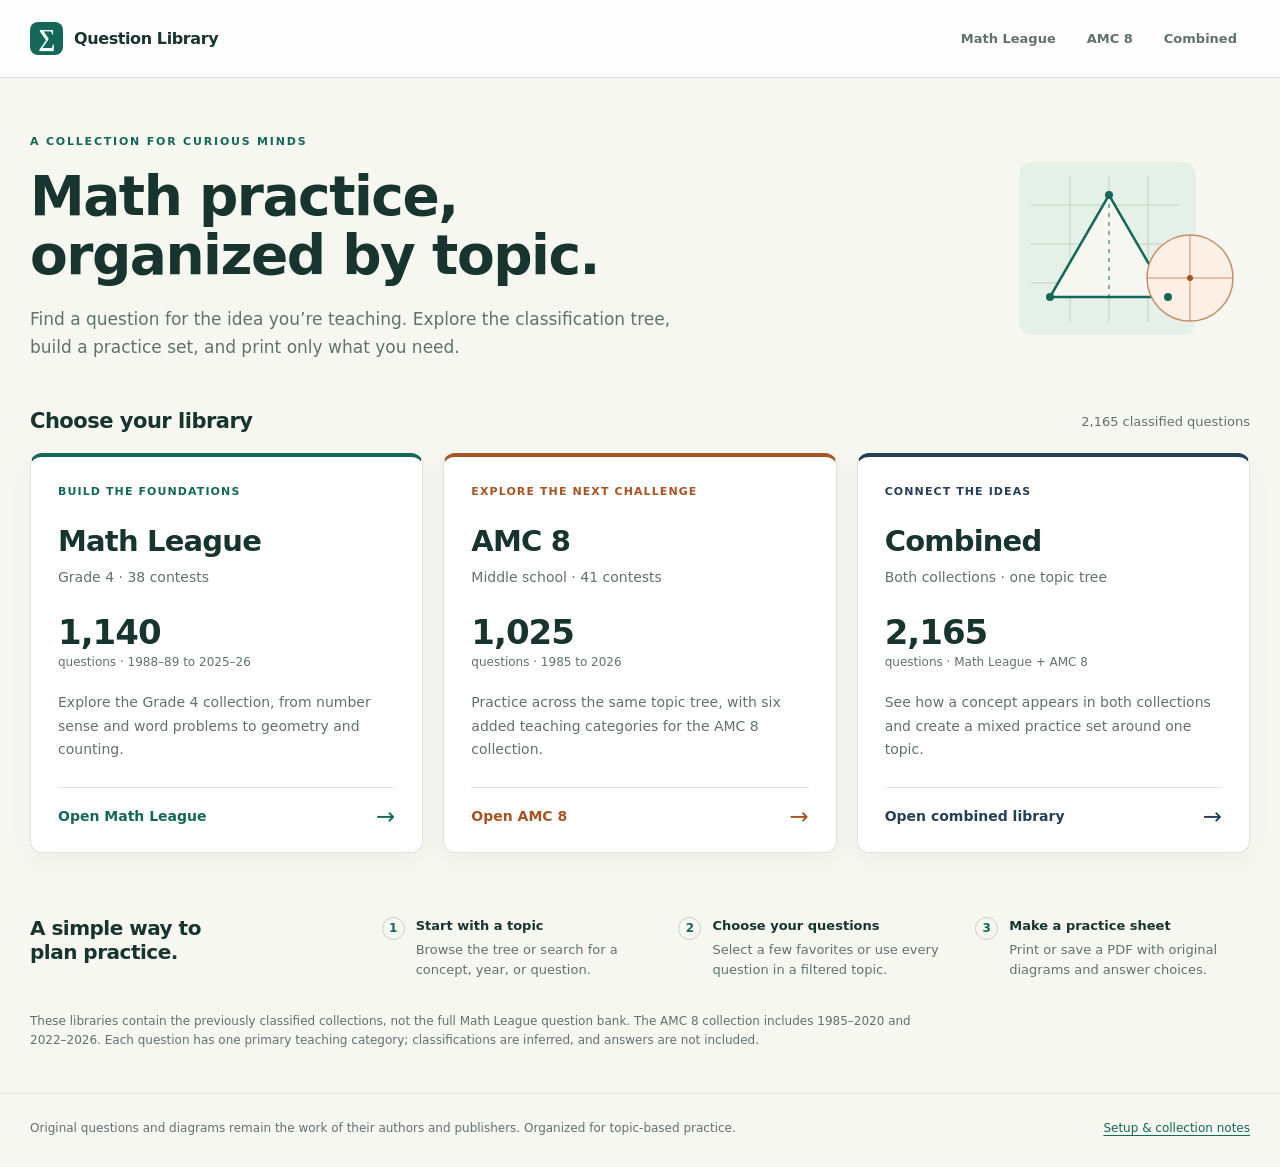
<file: index.html>
<!doctype html>
<html lang="en">
<head>
  <meta charset="utf-8">
  <meta name="viewport" content="width=device-width, initial-scale=1">
  <meta name="description" content="Browse Math League Grade 4 and AMC 8 questions by topic. Choose a collection, build a practice set, and print the questions you need.">
  <title>Question Library · Math League &amp; AMC 8</title>
  <link rel="stylesheet" href="assets/site.css">
</head>
<body>
  <a class="skip-link" href="#main">Skip to libraries</a>
  <header class="site-header">
    <a class="brand" href="index.html" aria-current="page"><span class="brand-mark" aria-hidden="true">∑</span> Question Library</a>
    <nav class="header-nav" aria-label="Libraries">
      <a href="math-league.html">Math League</a><a href="amc8.html">AMC 8</a><a href="combined.html">Combined</a>
    </nav>
  </header>
  <main id="main" class="home-main">
    <section class="home-hero" aria-labelledby="home-title">
      <div>
        <p class="eyebrow">A collection for curious minds</p>
        <h1 id="home-title">Math practice,<br>organized by topic.</h1>
        <p class="lede">Find a question for the idea you’re teaching. Explore the classification tree, build a practice set, and print only what you need.</p>
      </div>
      <div class="hero-figure" aria-hidden="true">
        <svg viewBox="0 0 254 202" fill="none" xmlns="http://www.w3.org/2000/svg">
          <rect x="23" y="15" width="177" height="173" rx="14" fill="#E5F0E9"/>
          <path d="M35 136H182M35 97H182M35 58H182M74 29V175M113 29V175M152 29V175" stroke="#BBD4C3" stroke-width="1"/>
          <path d="M54 150L113 48L172 150Z" fill="#F7F7F2" stroke="#146858" stroke-width="2.5"/>
          <path d="M113 48V150" stroke="#146858" stroke-dasharray="4 5"/>
          <circle cx="194" cy="131" r="43" fill="#FCF0E6" stroke="#C78F67" stroke-width="1.5"/>
          <path d="M151 131H237M194 88V174" stroke="#C78F67" stroke-width="1"/>
          <circle cx="113" cy="48" r="4" fill="#146858"/><circle cx="54" cy="150" r="4" fill="#146858"/><circle cx="172" cy="150" r="4" fill="#146858"/>
          <circle cx="194" cy="131" r="3" fill="#A65423"/>
        </svg>
      </div>
    </section>
    <section aria-labelledby="libraries-title">
      <div class="catalog-overline"><h2 id="libraries-title">Choose your library</h2><span>2,165 classified questions</span></div>
      <div class="portal-grid">
        <a class="portal math-league" href="math-league.html">
          <span class="portal-kicker">Build the foundations</span>
          <h3>Math League</h3>
          <p class="portal-subtitle">Grade 4 · 38 contests</p>
          <div class="portal-stat">1,140<span>questions · 1988–89 to 2025–26</span></div>
          <p class="portal-description">Explore the Grade 4 collection, from number sense and word problems to geometry and counting.</p>
          <span class="portal-link"><span>Open Math League</span><span aria-hidden="true">→</span></span>
        </a>
        <a class="portal amc" href="amc8.html">
          <span class="portal-kicker">Explore the next challenge</span>
          <h3>AMC 8</h3>
          <p class="portal-subtitle">Middle school · 41 contests</p>
          <div class="portal-stat">1,025<span>questions · 1985 to 2026</span></div>
          <p class="portal-description">Practice across the same topic tree, with six added teaching categories for the AMC 8 collection.</p>
          <span class="portal-link"><span>Open AMC 8</span><span aria-hidden="true">→</span></span>
        </a>
        <a class="portal combined" href="combined.html">
          <span class="portal-kicker">Connect the ideas</span>
          <h3>Combined</h3>
          <p class="portal-subtitle">Both collections · one topic tree</p>
          <div class="portal-stat">2,165<span>questions · Math League + AMC 8</span></div>
          <p class="portal-description">See how a concept appears in both collections and create a mixed practice set around one topic.</p>
          <span class="portal-link"><span>Open combined library</span><span aria-hidden="true">→</span></span>
        </a>
      </div>
    </section>
    <section class="study-guide" aria-labelledby="study-title">
      <h2 id="study-title">A simple way to plan practice.</h2>
      <div class="study-step"><span class="step-number">1</span><p><b>Start with a topic</b>Browse the tree or search for a concept, year, or question.</p></div>
      <div class="study-step"><span class="step-number">2</span><p><b>Choose your questions</b>Select a few favorites or use every question in a filtered topic.</p></div>
      <div class="study-step"><span class="step-number">3</span><p><b>Make a practice sheet</b>Print or save a PDF with original diagrams and answer choices.</p></div>
    </section>
    <p class="home-note">These libraries contain the previously classified collections, not the full Math League question bank. The AMC 8 collection includes 1985–2020 and 2022–2026. Each question has one primary teaching category; classifications are inferred, and answers are not included.</p>
  </main>
  <footer class="site-footer"><p>Original questions and diagrams remain the work of their authors and publishers. Organized for topic-based practice.</p><a href="README.md">Setup &amp; collection notes</a></footer>
</body>
</html>
</file>
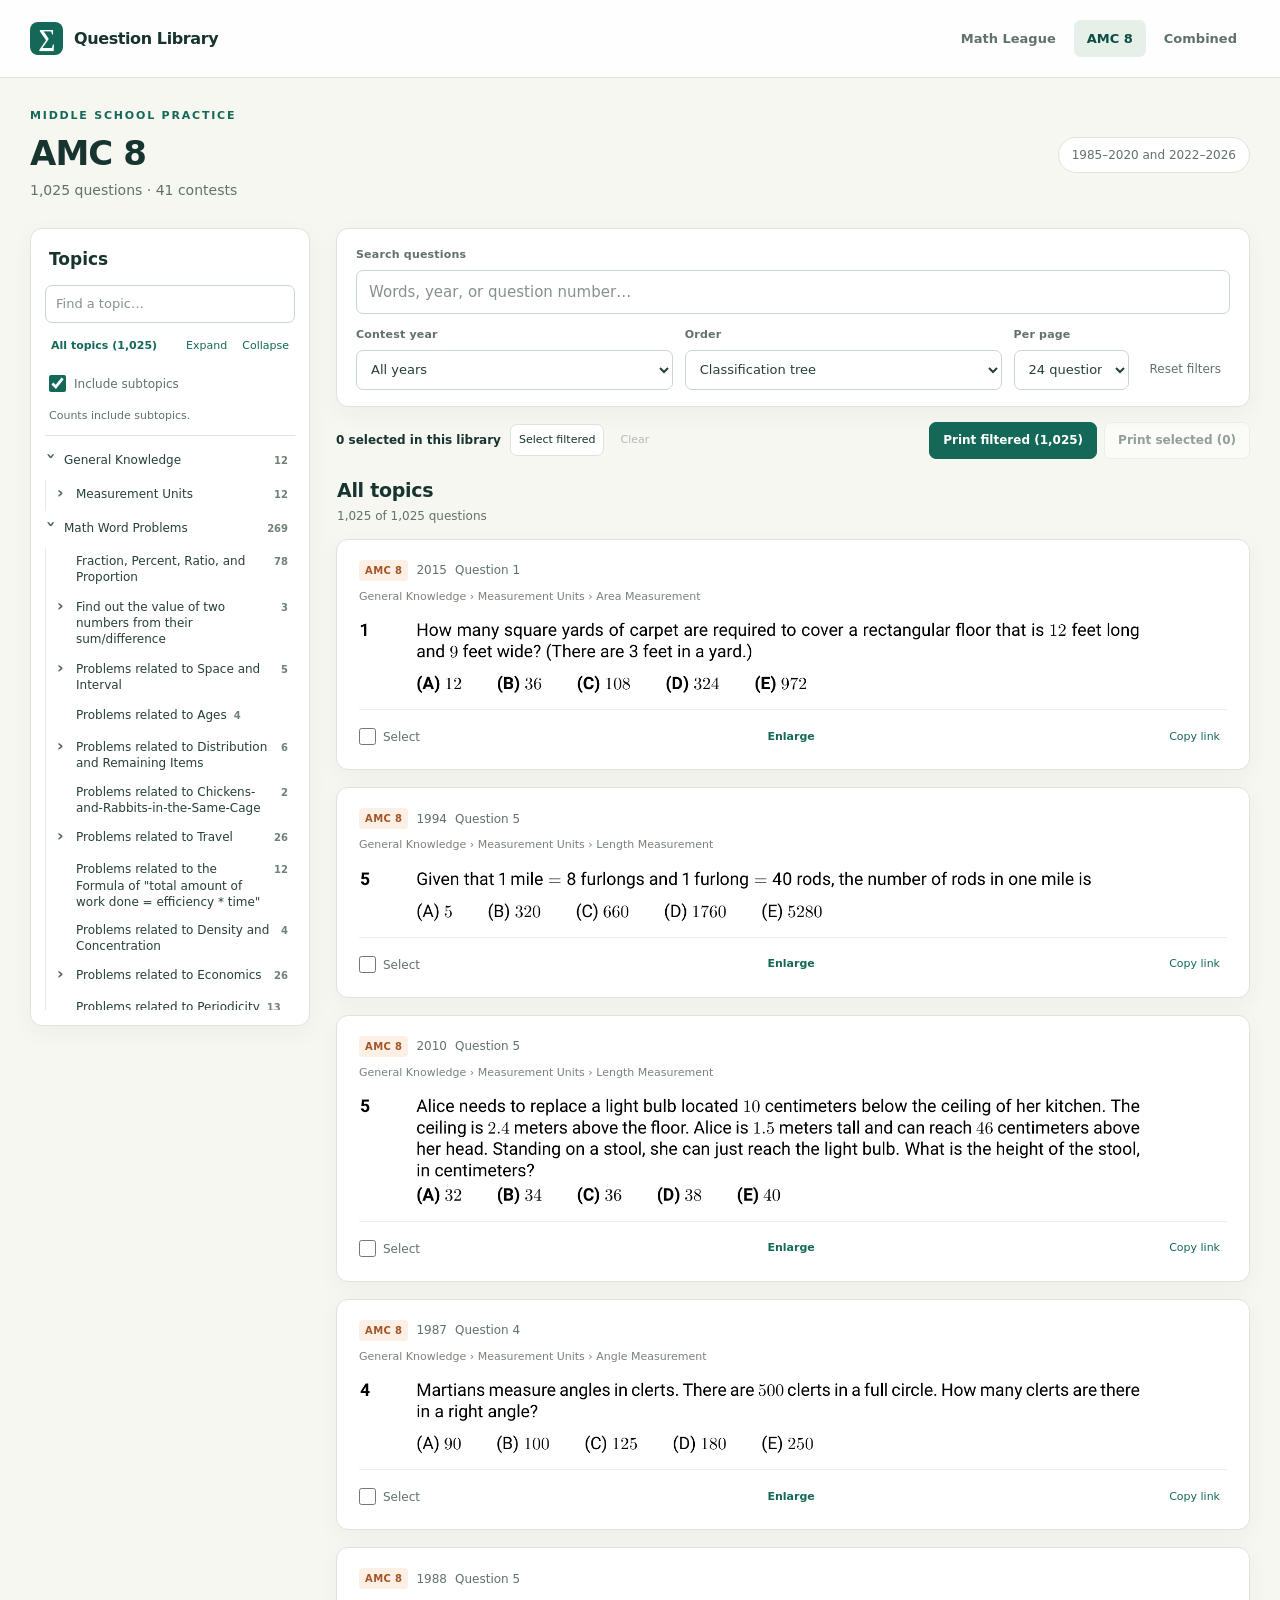
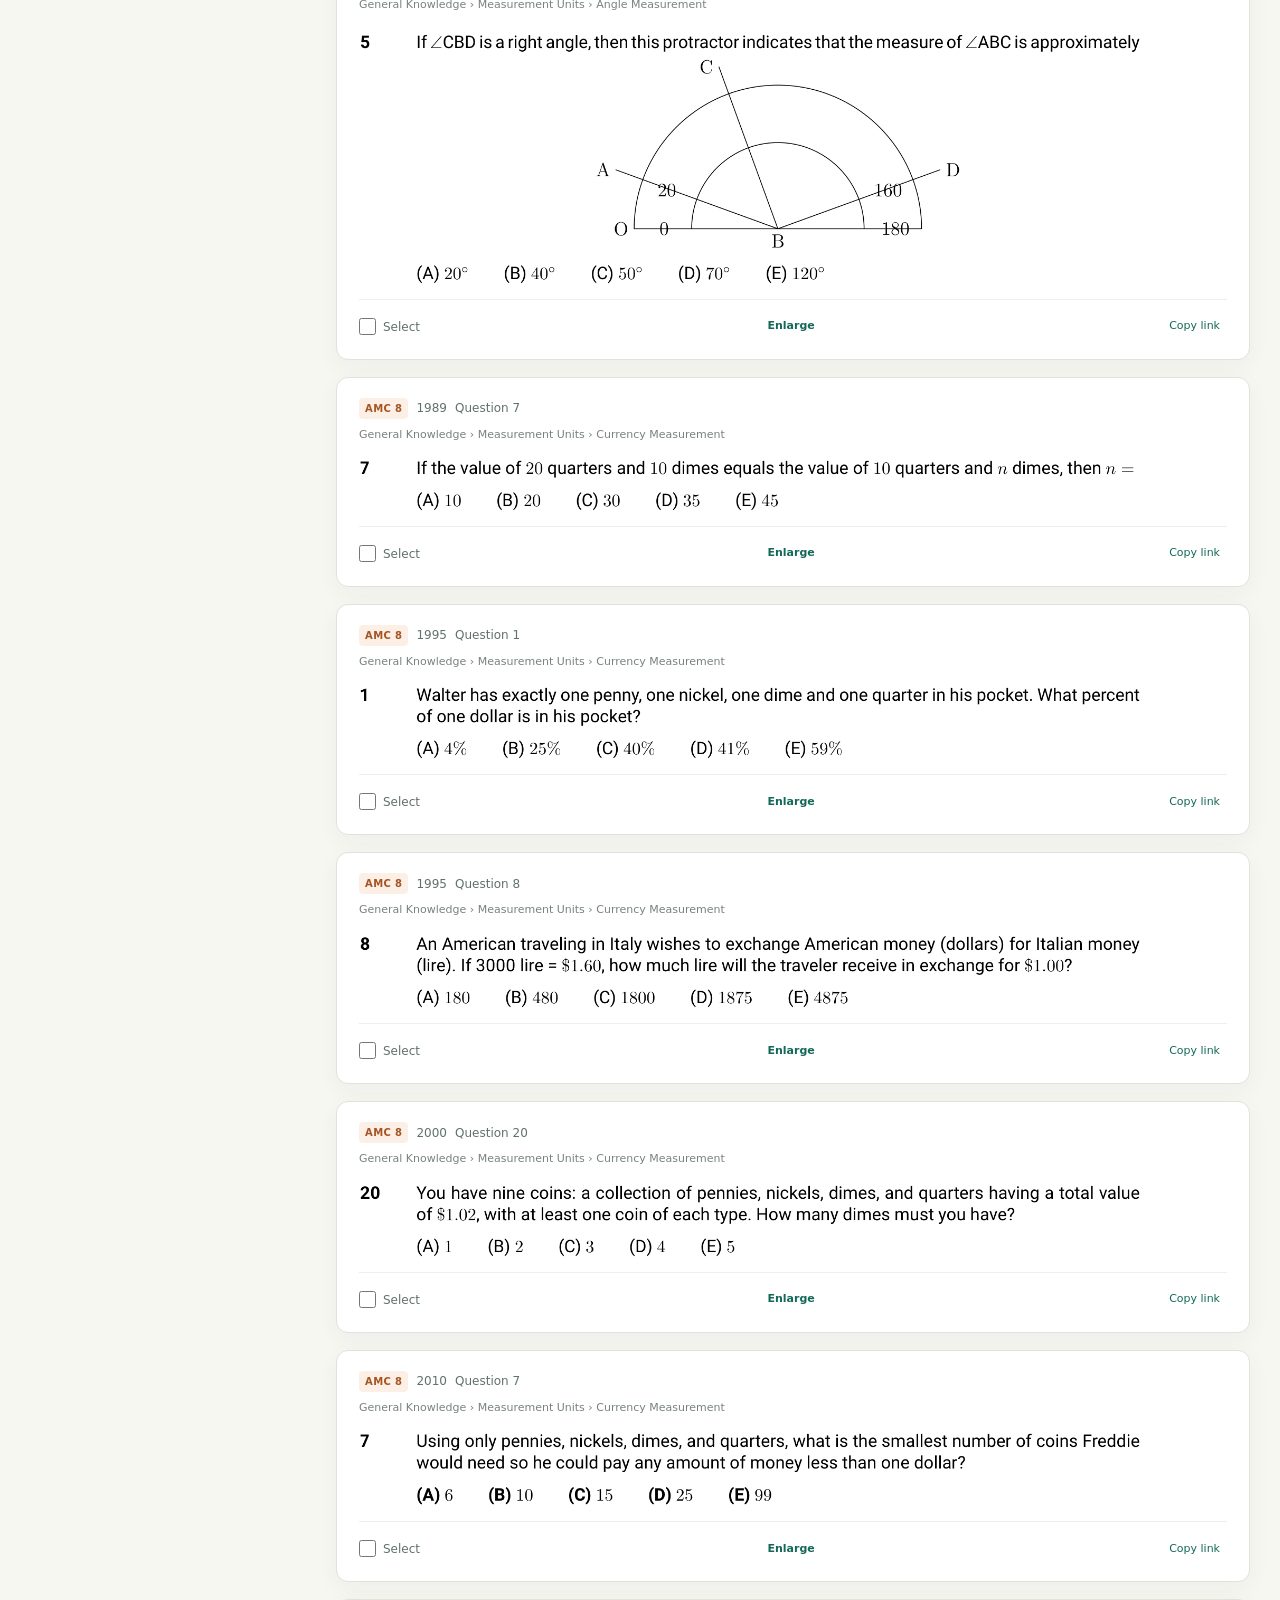
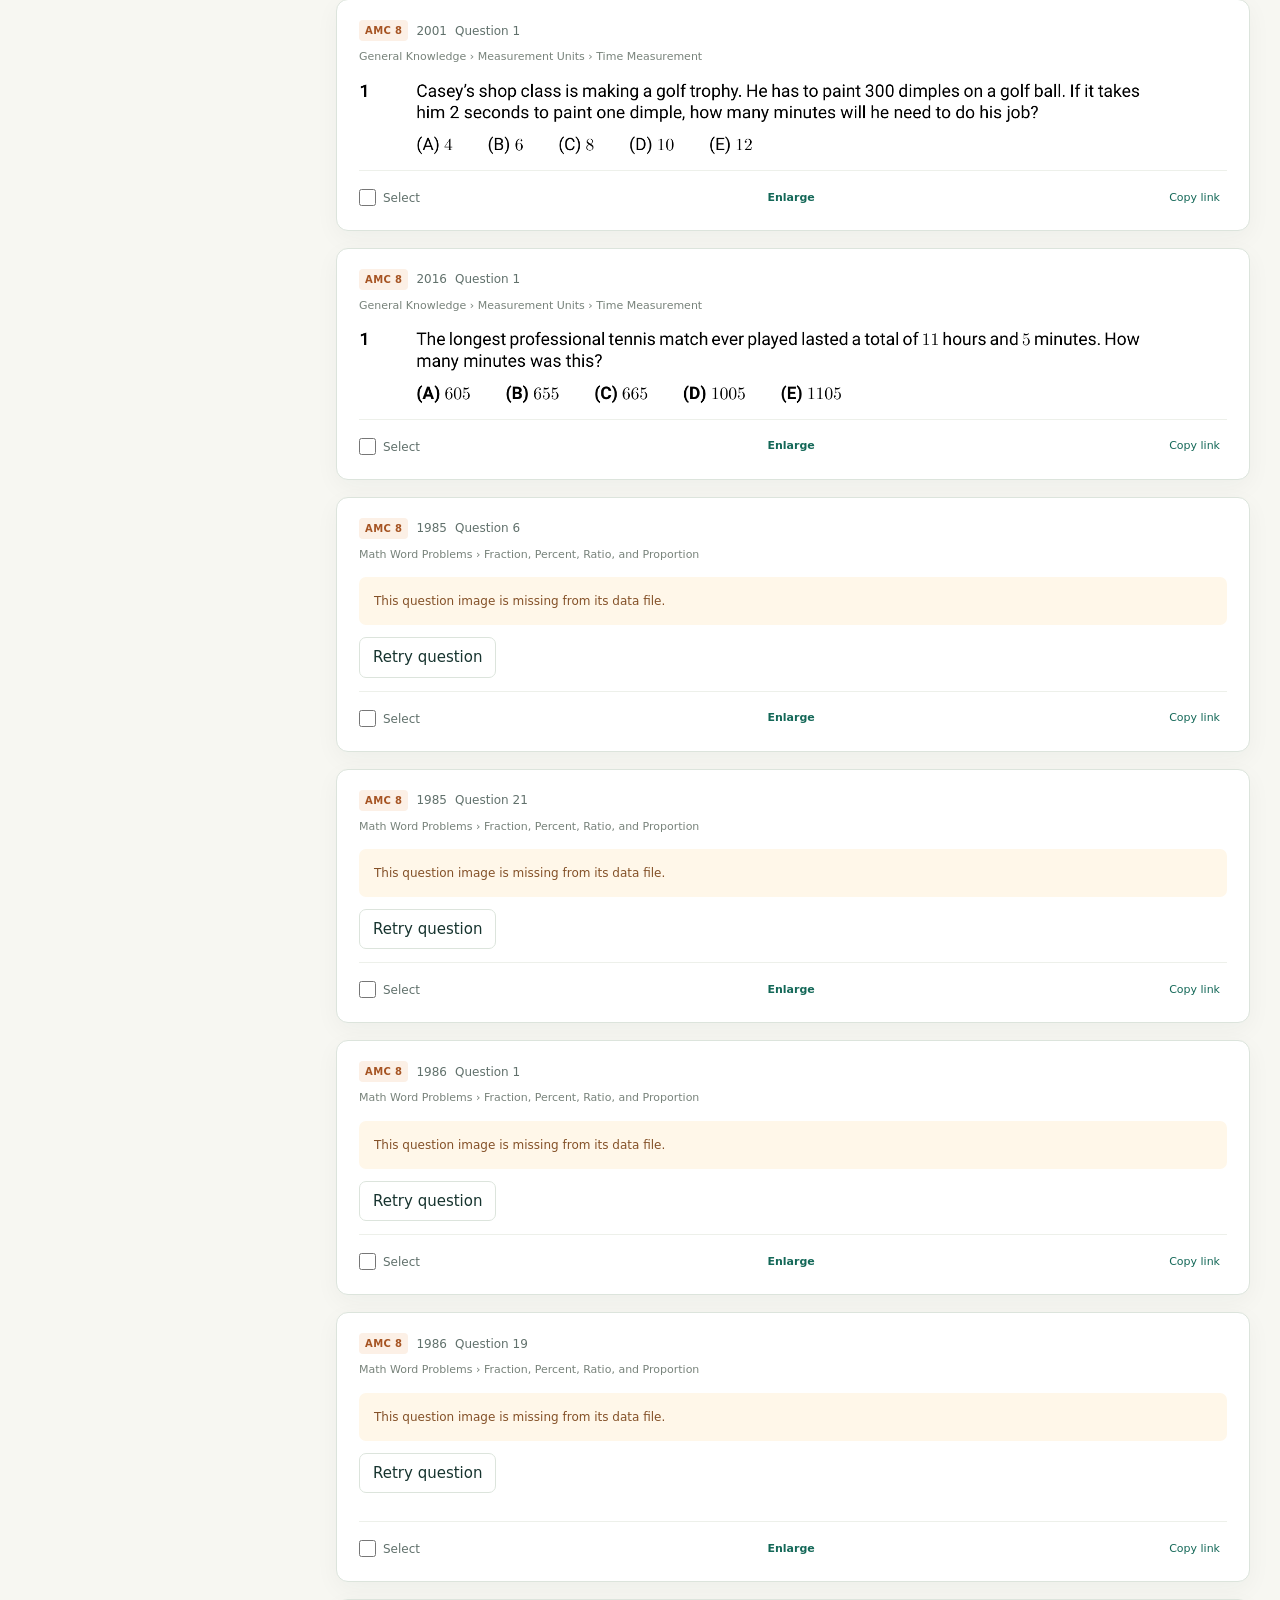
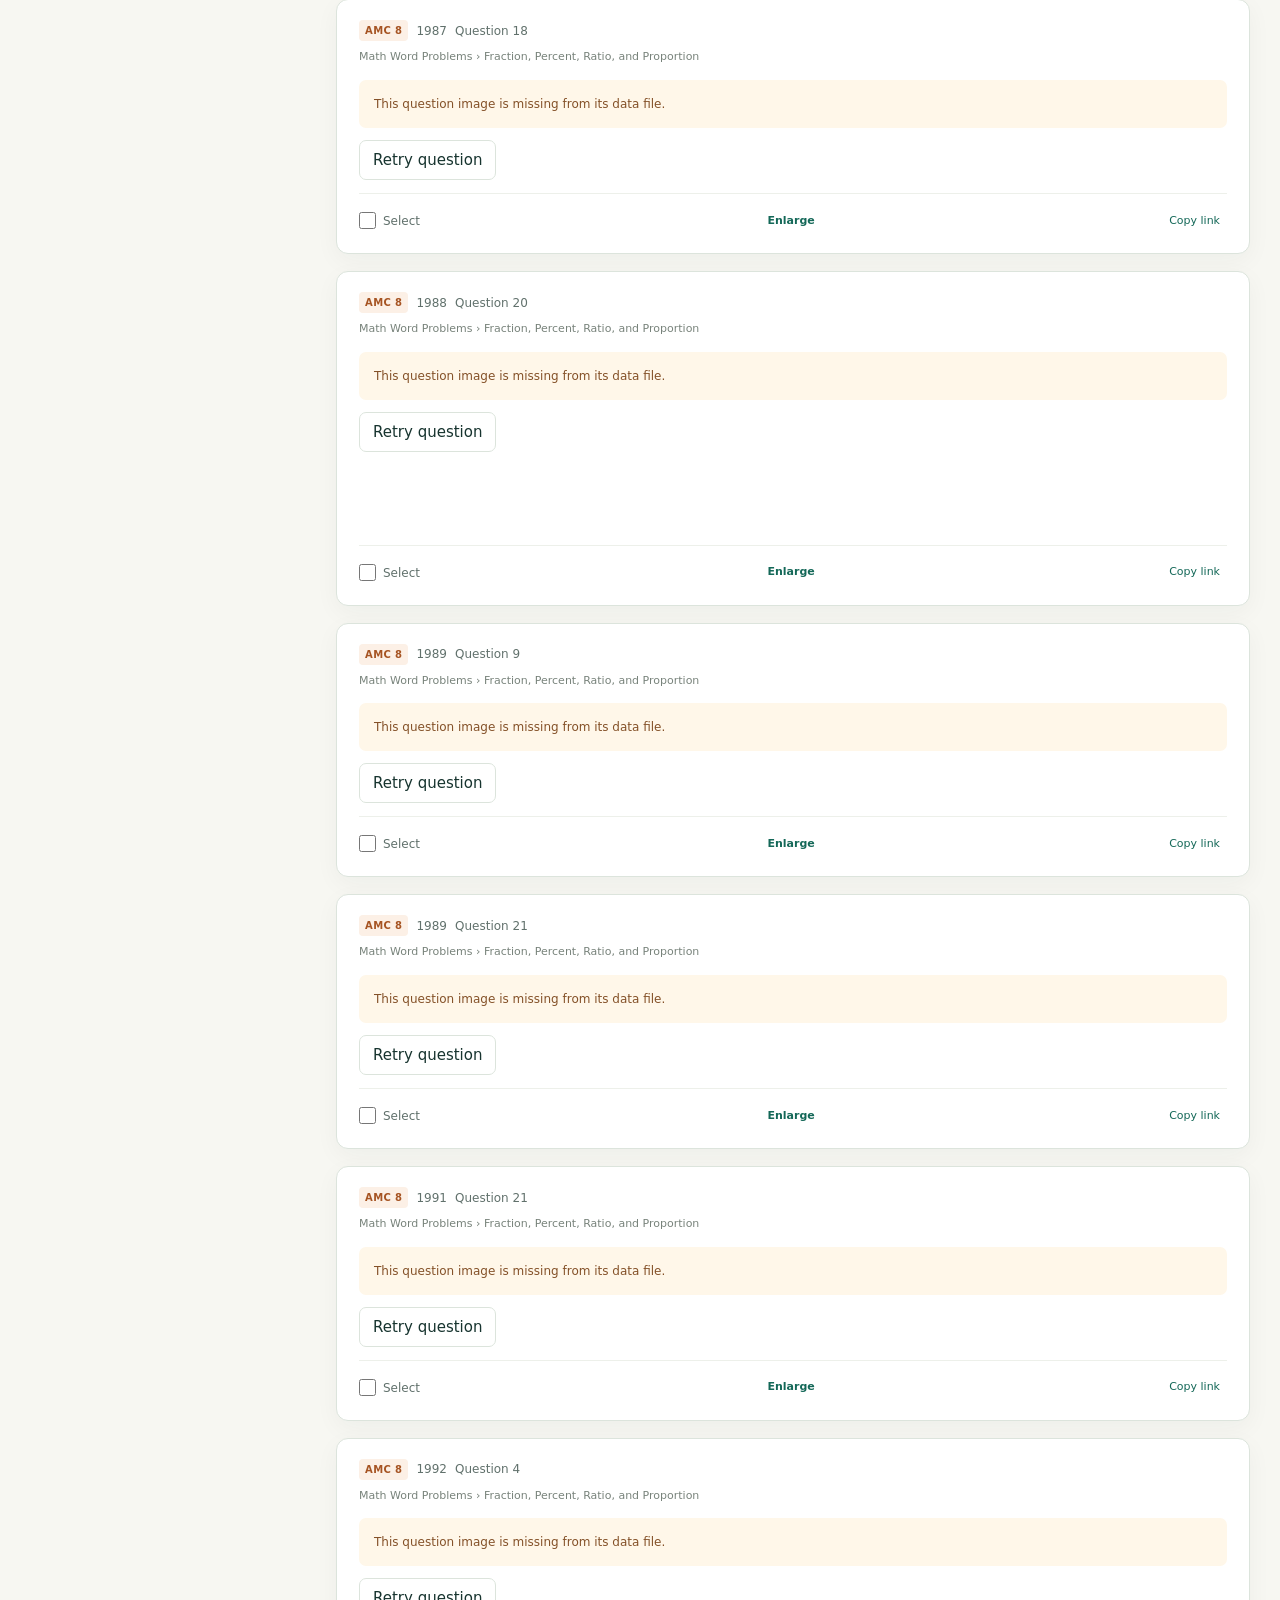
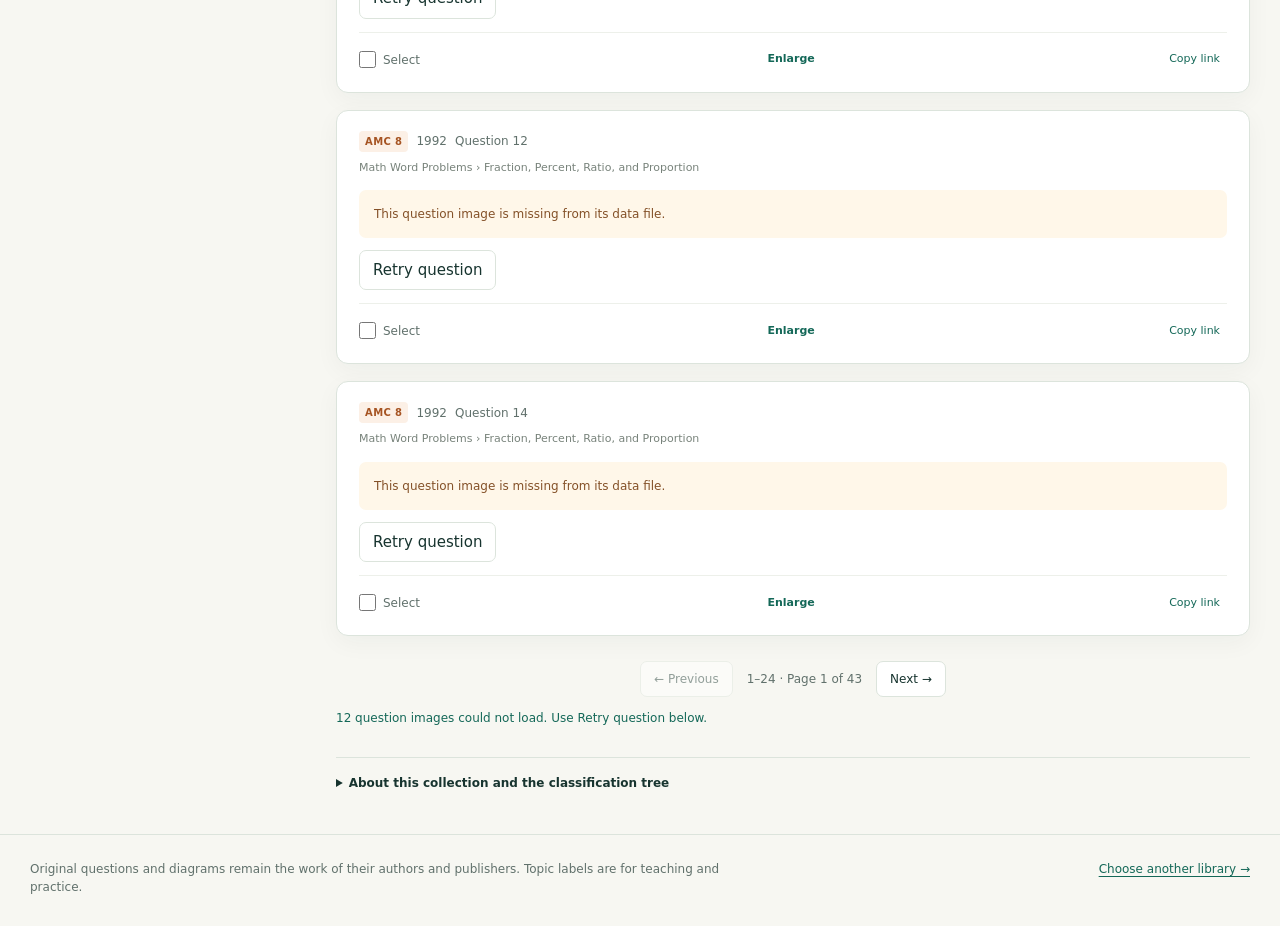
<file: amc8.html>
<!doctype html>
<html lang="en">
<head>
  <meta charset="utf-8">
  <meta name="viewport" content="width=device-width, initial-scale=1">
  <meta name="description" content="Browse classified AMC 8 questions, choose a practice set, and print original questions and diagrams.">
  <title>AMC 8 · Question Library</title>
  <link rel="stylesheet" href="assets/site.css">
  <script src="assets/data/catalog.js" defer></script>
  <script src="assets/app.js" defer></script>
</head>
<body data-library="amc8">
  <a class="skip-link" href="#question-list">Skip to questions</a>
  <header class="site-header">
    <a class="brand" href="index.html"><span class="brand-mark" aria-hidden="true">∑</span> Question Library</a>
    <nav class="header-nav" aria-label="Libraries"><a href="math-league.html">Math League</a><a href="amc8.html" aria-current="page">AMC 8</a><a href="combined.html">Combined</a></nav>
  </header>
  <main class="library-main">
    <div class="library-intro">
      <div><p class="eyebrow">Middle school practice</p><h1>AMC 8</h1><p>1,025 questions · 41 contests</p></div>
      <span class="collection-tag">1985–2020 and 2022–2026</span>
    </div>
    <noscript><p class="noscript-warning">Please enable JavaScript to browse and filter this library. The question data is included with these files; no account or installation is required.</p></noscript>
    <div class="workspace">
      <aside class="topic-sidebar" aria-label="Question classifications">
        <details id="topic-panel" class="topic-panel" open>
          <summary class="topic-panel-heading">Topics</summary>
          <div class="topic-panel-content">
            <label class="sr-only" for="topic-search">Find a topic</label>
            <input type="search" id="topic-search" placeholder="Find a topic…" autocomplete="off">
            <div class="topic-tools"><button id="all-topics" type="button">All topics</button><button id="expand-topics" type="button">Expand</button><button id="collapse-topics" type="button">Collapse</button></div>
            <label class="checkbox-control"><input type="checkbox" id="include-children" checked> Include subtopics</label>
            <p id="tree-count-note" class="topic-help">Counts include the active filters. Choose a branch to see its questions and subtopics.</p>
            <nav id="topic-tree" class="topic-tree" aria-label="Topic tree"><p>Loading topics…</p></nav>
          </div>
        </details>
      </aside>
      <section class="question-content" aria-label="Browse questions">
        <div class="filter-panel">
          <label class="search-field" for="question-search"><span class="field-label">Search questions</span><input id="question-search" type="search" placeholder="Words, year, or question number…" autocomplete="off"></label>
          <div class="filter-row">
            <div class="filter-field"><label for="year-filter">Contest year</label><select id="year-filter"><option value="all">All years</option></select></div>
            <div id="source-filter-wrap" class="filter-field" hidden><label for="source-filter">Collection</label><select id="source-filter"><option value="all">Both collections</option><option value="mathleague">Math League</option><option value="amc8">AMC 8</option></select></div>
            <div class="filter-field"><label for="sort-order">Order</label><select id="sort-order"><option value="topic">Classification tree</option><option value="year-asc">Year · oldest first</option><option value="year-desc">Year · newest first</option></select></div>
            <div class="filter-field page-size-field"><label for="page-size">Per page</label><select id="page-size"><option value="12">12 questions</option><option value="24" selected>24 questions</option><option value="48">48 questions</option></select></div>
            <div class="reset-wrap"><button id="reset-filters" type="button" class="button-quiet">Reset filters</button></div>
          </div>
        </div>
        <div class="selection-bar">
          <div class="selection-group"><span id="selection-count" class="selection-count">0 selected</span><button id="select-filtered" type="button">Select filtered</button><button id="clear-selection" type="button" class="button-quiet">Clear</button></div>
          <div class="print-group"><button id="print-filtered" type="button" class="button-primary">Print filtered questions</button><button id="print-selected" type="button" disabled>Print selected (0)</button></div>
        </div>
        <div class="progress-line"><span id="print-status" role="status" aria-live="polite"></span><button id="cancel-print" class="button-small" type="button" hidden>Cancel</button></div>
        <div class="results-heading"><div><h2 id="active-topic">All topics</h2><p id="result-count" class="result-count" role="status" aria-live="polite">Loading questions…</p></div></div>
        <p class="mobile-image-note">Questions keep their original layout. Swipe sideways to view a full question.</p>
        <div id="question-list" class="question-list"><div class="loading-placeholder">Preparing the question library…</div></div>
        <nav id="pagination" class="pagination" aria-label="Question pages"><button id="prev-page" type="button" disabled>← Previous</button><span id="page-status">Page 1</span><button id="next-page" type="button" disabled>Next →</button></nav>
        <div id="app-status" class="app-status" role="status" aria-live="polite"></div>
        <details class="collection-notes"><summary>About this collection and the classification tree</summary><p>This collection contains all 1,025 questions from the 41 complete English contest papers in the supplied AMC 8 binder: 1985–2020 and 2022–2026. Duplicate copies, translations, solutions, and answer keys were omitted.</p><p>Questions follow the saved Math League classification tree, with one primary teaching category per question. A question may also be useful for another topic. These are inferred teaching classifications, not official question tags.</p><p>Six categories marked <strong>[+]</strong> were added for the AMC 8 collection: Pythagorean Theorem and Right Triangles; Cylinders; Data Displays; Probability of a Single Event; Probability with Multiple Events or Draws; and Mode, Range, and Combined Data Summaries.</p><p>The original question images preserve notation, diagrams, and choices. Text search may miss words or mathematical symbols that were not recognized in the source. Answers and solutions are not included.</p><p>Selections are kept in this browser when available. Use the print buttons to include the complete filtered or selected set, even when it spans several screen pages.</p></details>
      </section>
    </div>
  </main>
  <footer class="site-footer"><p>Original questions and diagrams remain the work of their authors and publishers. Topic labels are for teaching and practice.</p><a href="index.html">Choose another library →</a></footer>
  <div id="print-area"></div>
</body>
</html>
</file>
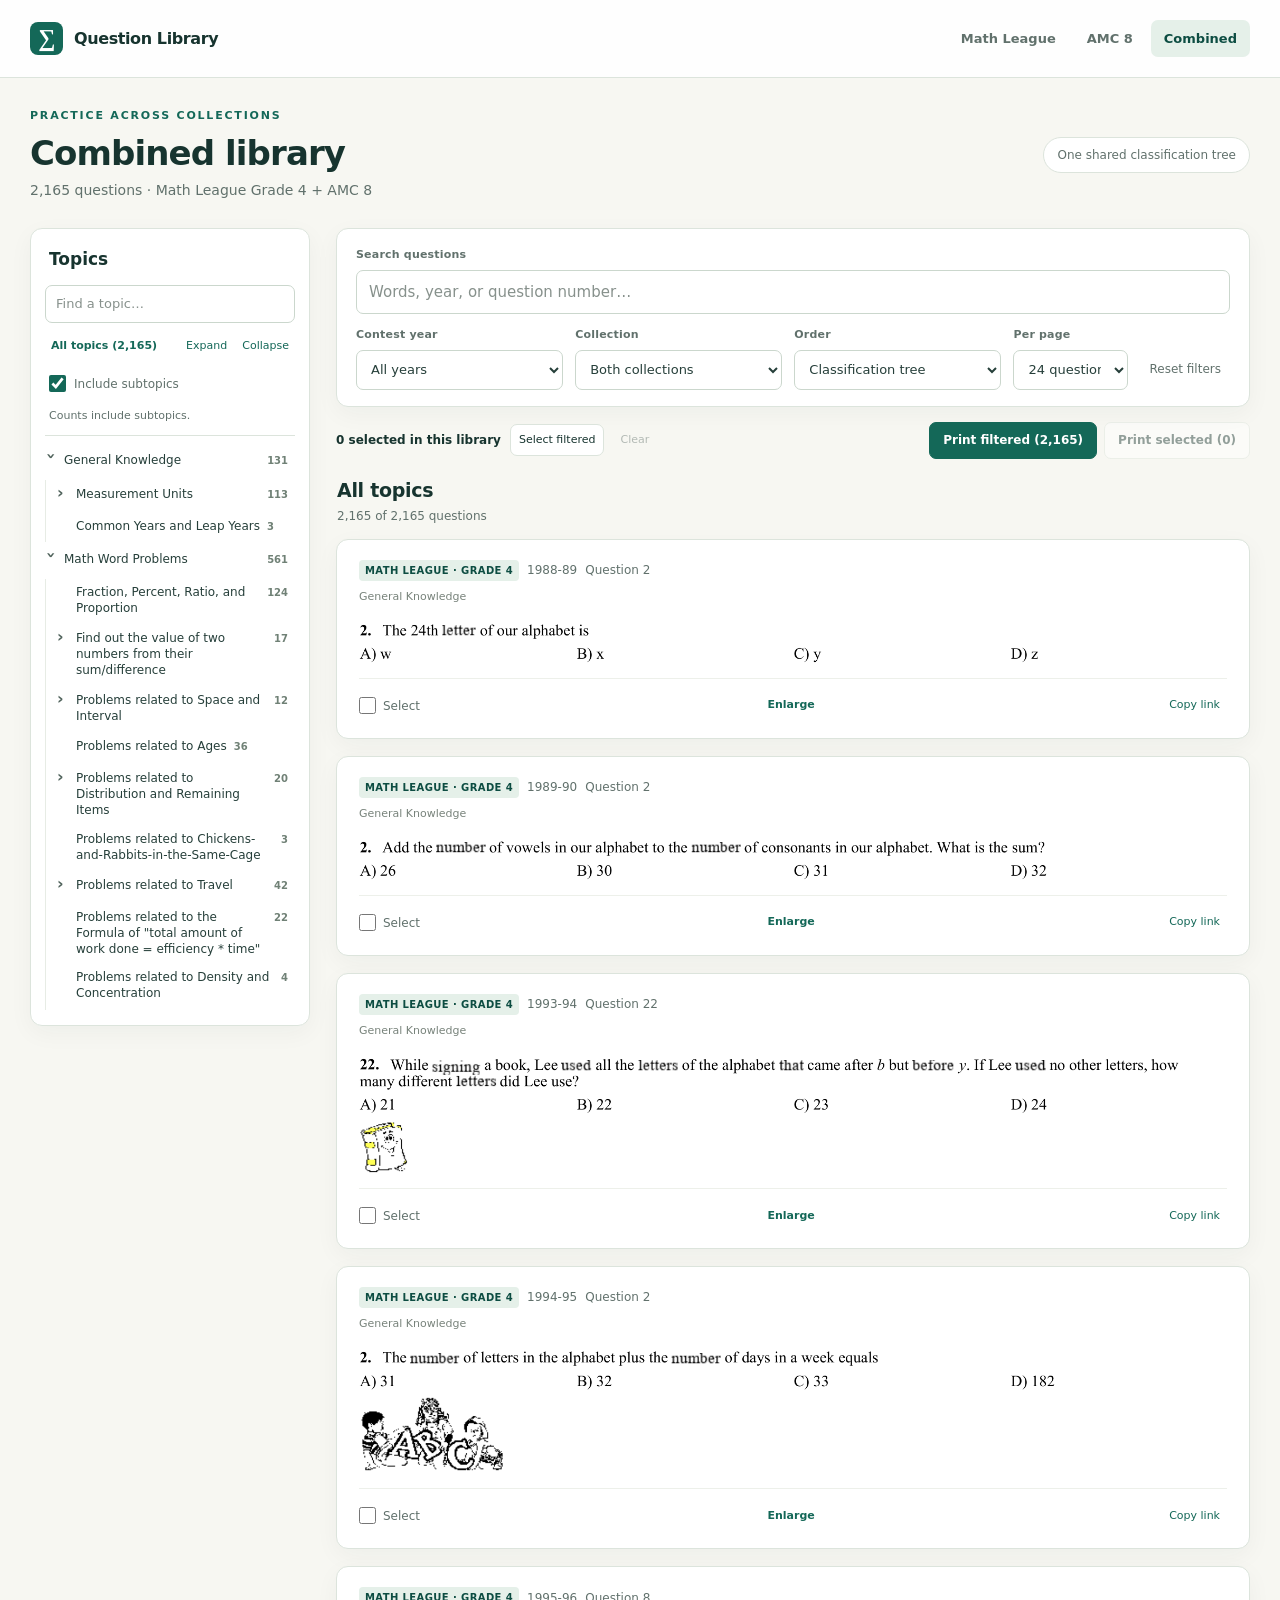
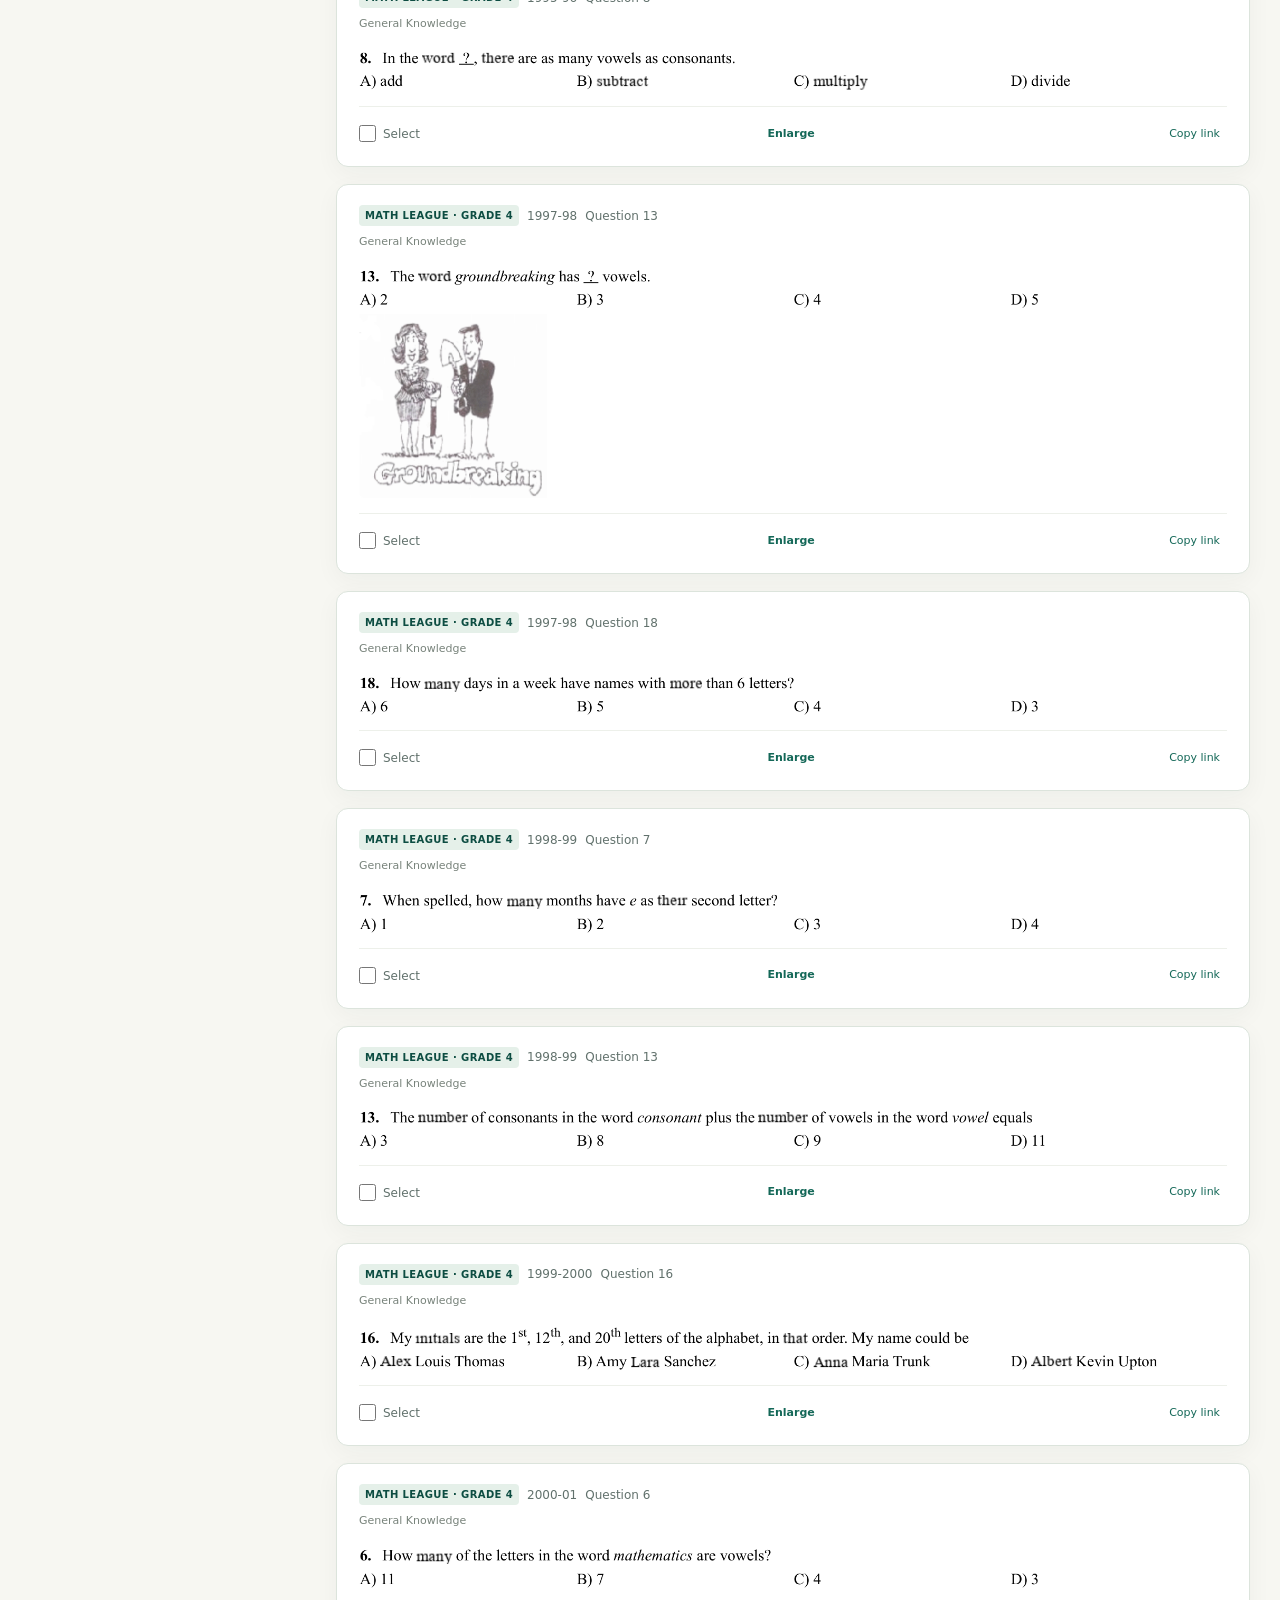
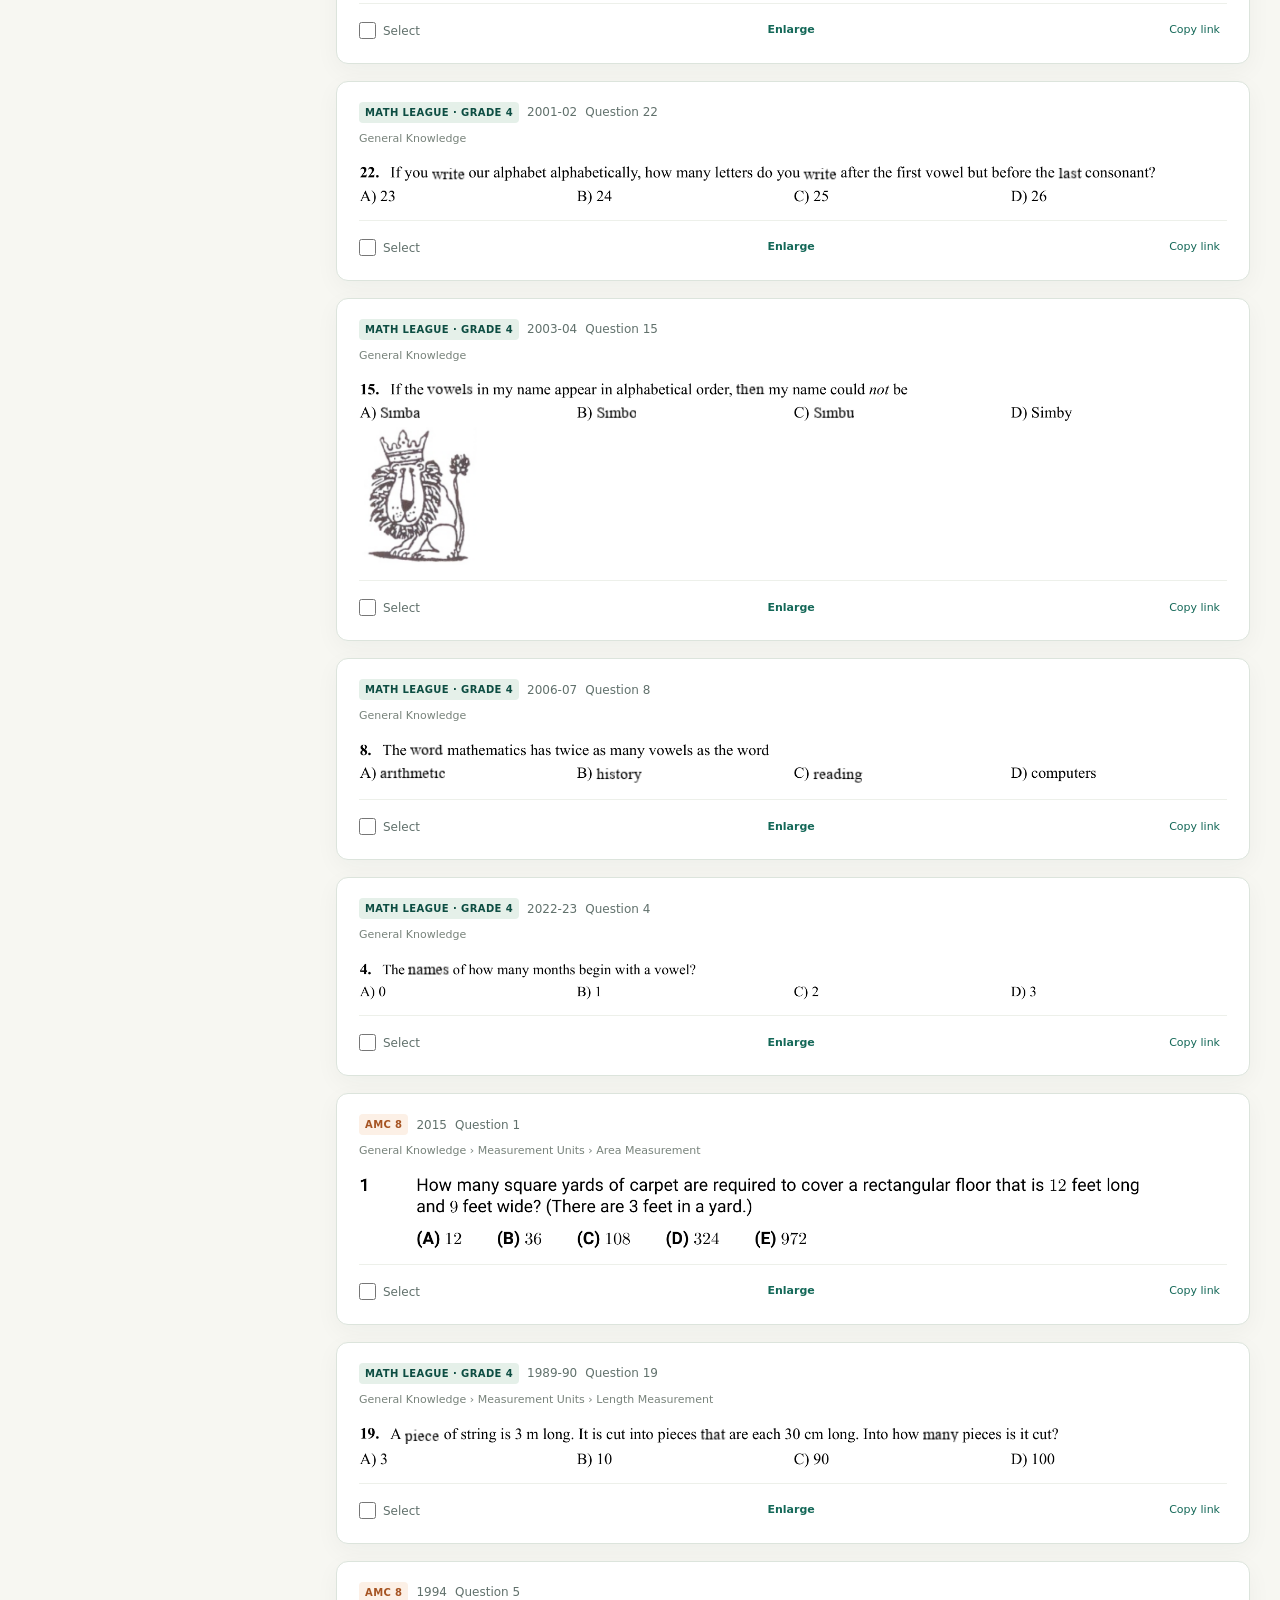
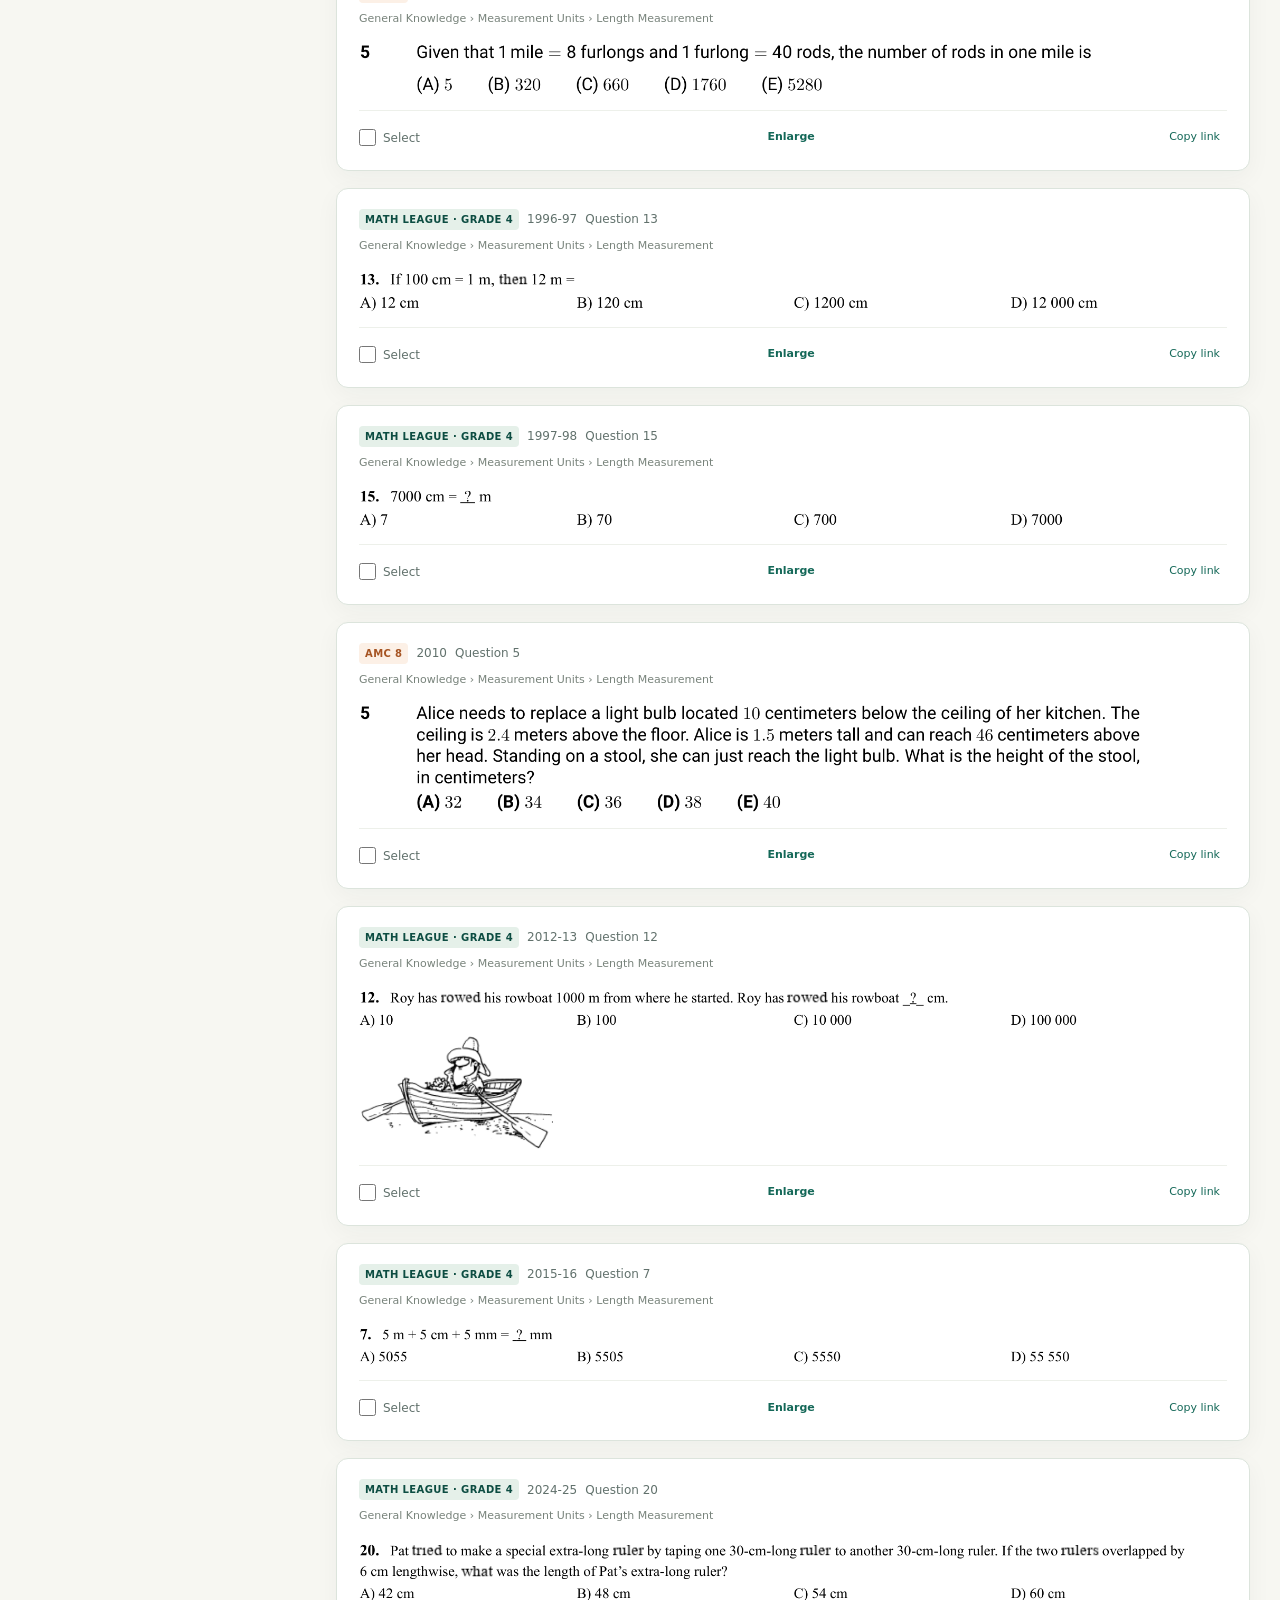
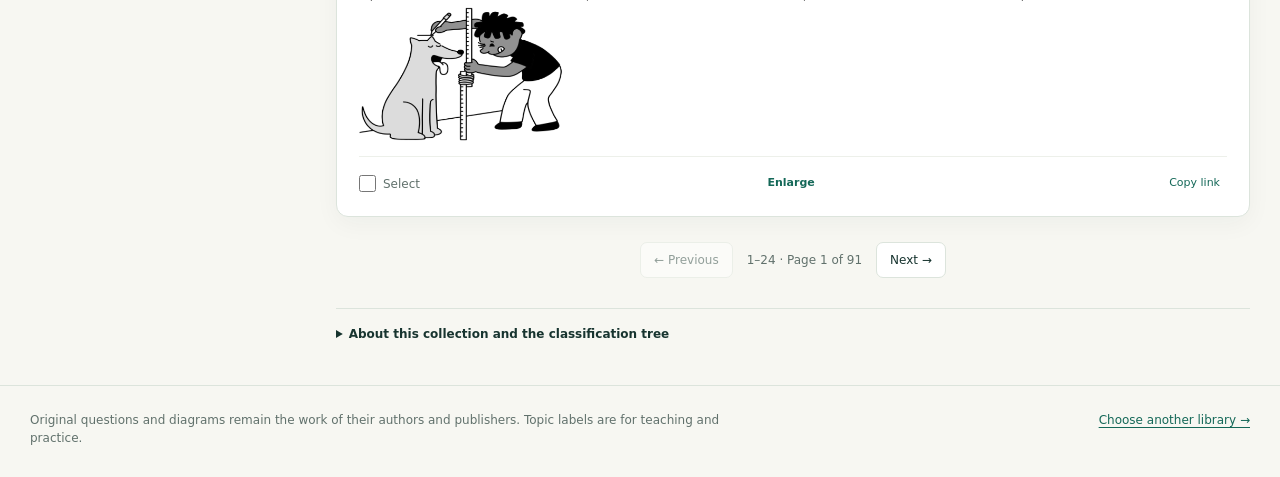
<file: combined.html>
<!doctype html>
<html lang="en">
<head>
  <meta charset="utf-8">
  <meta name="viewport" content="width=device-width, initial-scale=1">
  <meta name="description" content="Browse classified Combined library questions, choose a practice set, and print original questions and diagrams.">
  <title>Combined library · Question Library</title>
  <link rel="stylesheet" href="assets/site.css">
  <script src="assets/data/catalog.js" defer></script>
  <script src="assets/app.js" defer></script>
</head>
<body data-library="combined">
  <a class="skip-link" href="#question-list">Skip to questions</a>
  <header class="site-header">
    <a class="brand" href="index.html"><span class="brand-mark" aria-hidden="true">∑</span> Question Library</a>
    <nav class="header-nav" aria-label="Libraries"><a href="math-league.html">Math League</a><a href="amc8.html">AMC 8</a><a href="combined.html" aria-current="page">Combined</a></nav>
  </header>
  <main class="library-main">
    <div class="library-intro">
      <div><p class="eyebrow">Practice across collections</p><h1>Combined library</h1><p>2,165 questions · Math League Grade 4 + AMC 8</p></div>
      <span class="collection-tag">One shared classification tree</span>
    </div>
    <noscript><p class="noscript-warning">Please enable JavaScript to browse and filter this library. The question data is included with these files; no account or installation is required.</p></noscript>
    <div class="workspace">
      <aside class="topic-sidebar" aria-label="Question classifications">
        <details id="topic-panel" class="topic-panel" open>
          <summary class="topic-panel-heading">Topics</summary>
          <div class="topic-panel-content">
            <label class="sr-only" for="topic-search">Find a topic</label>
            <input type="search" id="topic-search" placeholder="Find a topic…" autocomplete="off">
            <div class="topic-tools"><button id="all-topics" type="button">All topics</button><button id="expand-topics" type="button">Expand</button><button id="collapse-topics" type="button">Collapse</button></div>
            <label class="checkbox-control"><input type="checkbox" id="include-children" checked> Include subtopics</label>
            <p id="tree-count-note" class="topic-help">Counts include the active filters. Choose a branch to see its questions and subtopics.</p>
            <nav id="topic-tree" class="topic-tree" aria-label="Topic tree"><p>Loading topics…</p></nav>
          </div>
        </details>
      </aside>
      <section class="question-content" aria-label="Browse questions">
        <div class="filter-panel">
          <label class="search-field" for="question-search"><span class="field-label">Search questions</span><input id="question-search" type="search" placeholder="Words, year, or question number…" autocomplete="off"></label>
          <div class="filter-row">
            <div class="filter-field"><label for="year-filter">Contest year</label><select id="year-filter"><option value="all">All years</option></select></div>
            <div id="source-filter-wrap" class="filter-field"><label for="source-filter">Collection</label><select id="source-filter"><option value="all">Both collections</option><option value="mathleague">Math League</option><option value="amc8">AMC 8</option></select></div>
            <div class="filter-field"><label for="sort-order">Order</label><select id="sort-order"><option value="topic">Classification tree</option><option value="year-asc">Year · oldest first</option><option value="year-desc">Year · newest first</option></select></div>
            <div class="filter-field page-size-field"><label for="page-size">Per page</label><select id="page-size"><option value="12">12 questions</option><option value="24" selected>24 questions</option><option value="48">48 questions</option></select></div>
            <div class="reset-wrap"><button id="reset-filters" type="button" class="button-quiet">Reset filters</button></div>
          </div>
        </div>
        <div class="selection-bar">
          <div class="selection-group"><span id="selection-count" class="selection-count">0 selected</span><button id="select-filtered" type="button">Select filtered</button><button id="clear-selection" type="button" class="button-quiet">Clear</button></div>
          <div class="print-group"><button id="print-filtered" type="button" class="button-primary">Print filtered questions</button><button id="print-selected" type="button" disabled>Print selected (0)</button></div>
        </div>
        <div class="progress-line"><span id="print-status" role="status" aria-live="polite"></span><button id="cancel-print" class="button-small" type="button" hidden>Cancel</button></div>
        <div class="results-heading"><div><h2 id="active-topic">All topics</h2><p id="result-count" class="result-count" role="status" aria-live="polite">Loading questions…</p></div></div>
        <p class="mobile-image-note">Questions keep their original layout. Swipe sideways to view a full question.</p>
        <div id="question-list" class="question-list"><div class="loading-placeholder">Preparing the question library…</div></div>
        <nav id="pagination" class="pagination" aria-label="Question pages"><button id="prev-page" type="button" disabled>← Previous</button><span id="page-status">Page 1</span><button id="next-page" type="button" disabled>Next →</button></nav>
        <div id="app-status" class="app-status" role="status" aria-live="polite"></div>
        <details class="collection-notes"><summary>About this collection and the classification tree</summary><p>This library combines the 1,140 Math League Grade 4 questions and 1,025 AMC 8 questions from the previously classified collections. Questions retain their source and original year and number. The two sources are not treated as equivalent grade levels.</p><p>Questions follow the saved Math League classification tree, with one primary teaching category per question. A question may also be useful for another topic. These are inferred teaching classifications, not official question tags.</p><p>Six categories marked <strong>[+]</strong> were added for the AMC 8 collection: Pythagorean Theorem and Right Triangles; Cylinders; Data Displays; Probability of a Single Event; Probability with Multiple Events or Draws; and Mode, Range, and Combined Data Summaries.</p><p>The original question images preserve notation, diagrams, and choices. Text search may miss words or mathematical symbols that were not recognized in the source. Answers and solutions are not included.</p><p>Selections are kept in this browser when available. Use the print buttons to include the complete filtered or selected set, even when it spans several screen pages.</p></details>
      </section>
    </div>
  </main>
  <footer class="site-footer"><p>Original questions and diagrams remain the work of their authors and publishers. Topic labels are for teaching and practice.</p><a href="index.html">Choose another library →</a></footer>
  <div id="print-area"></div>
</body>
</html>
</file>
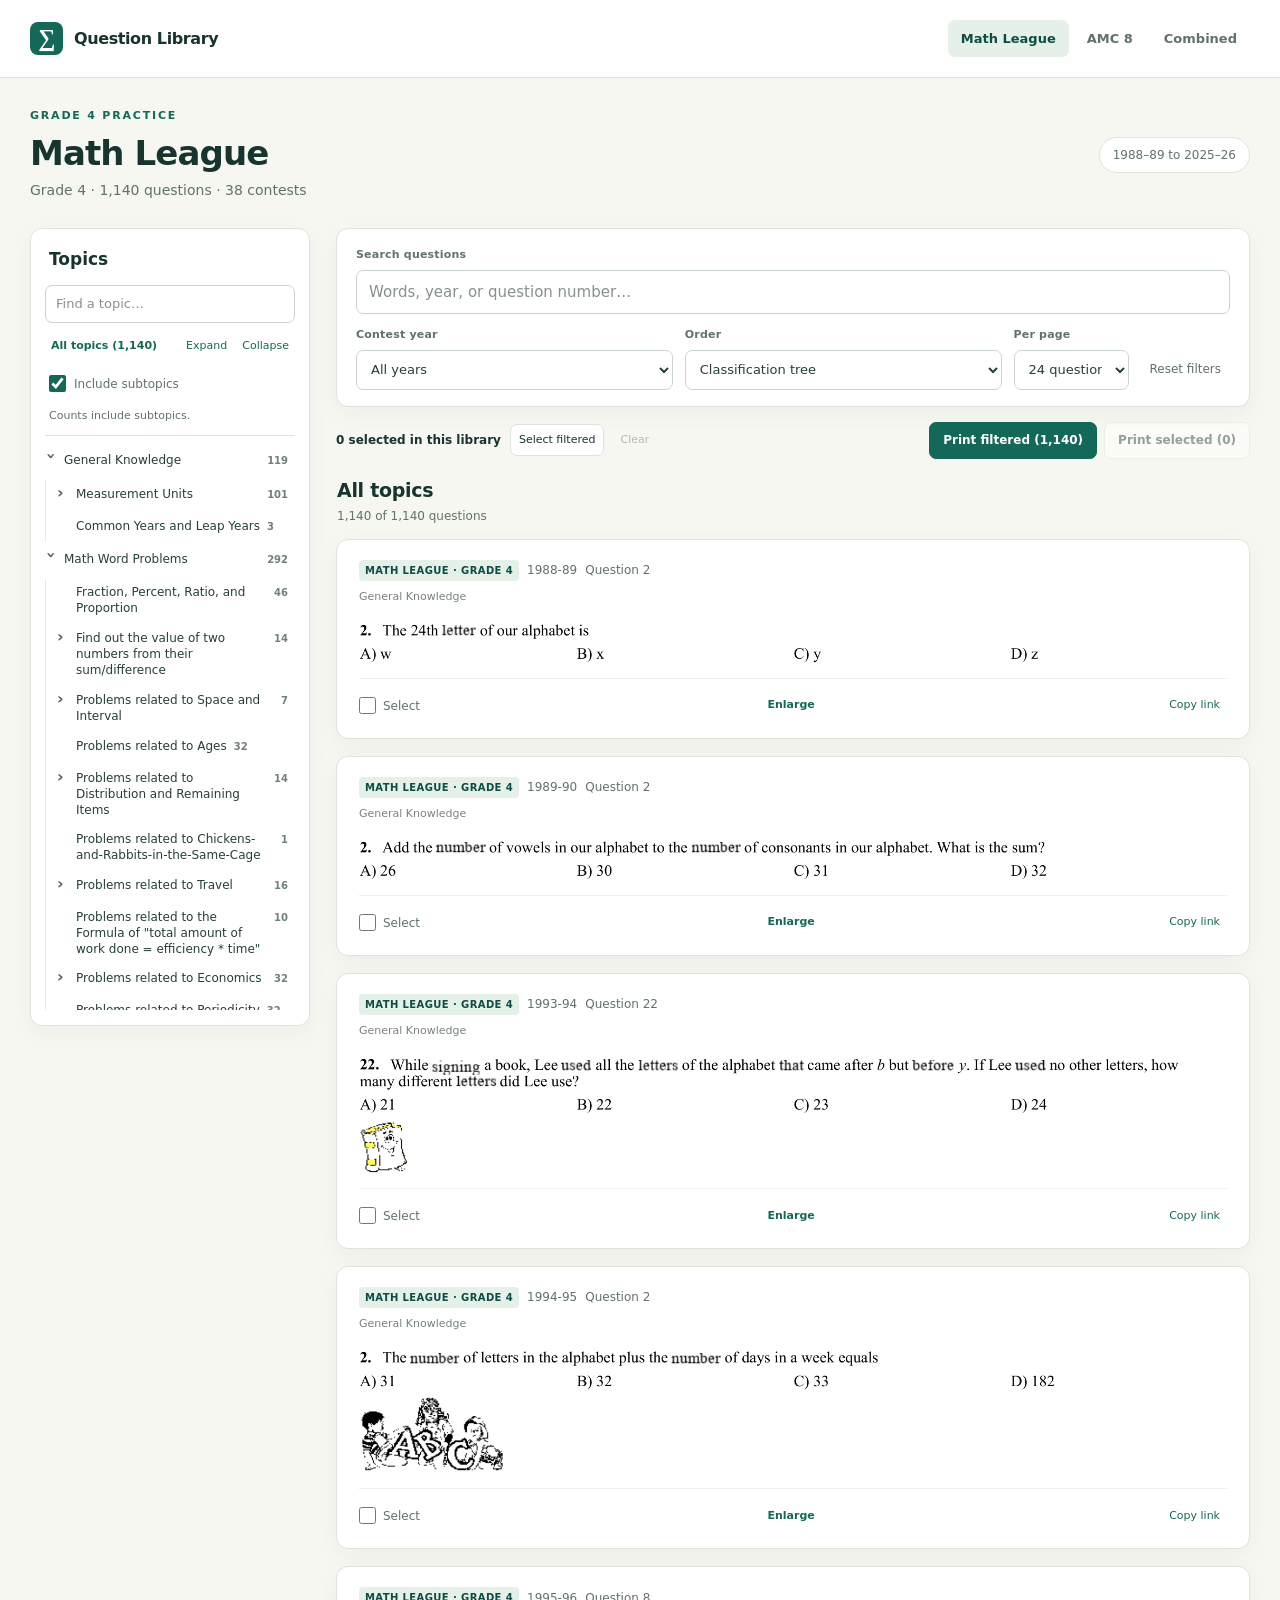
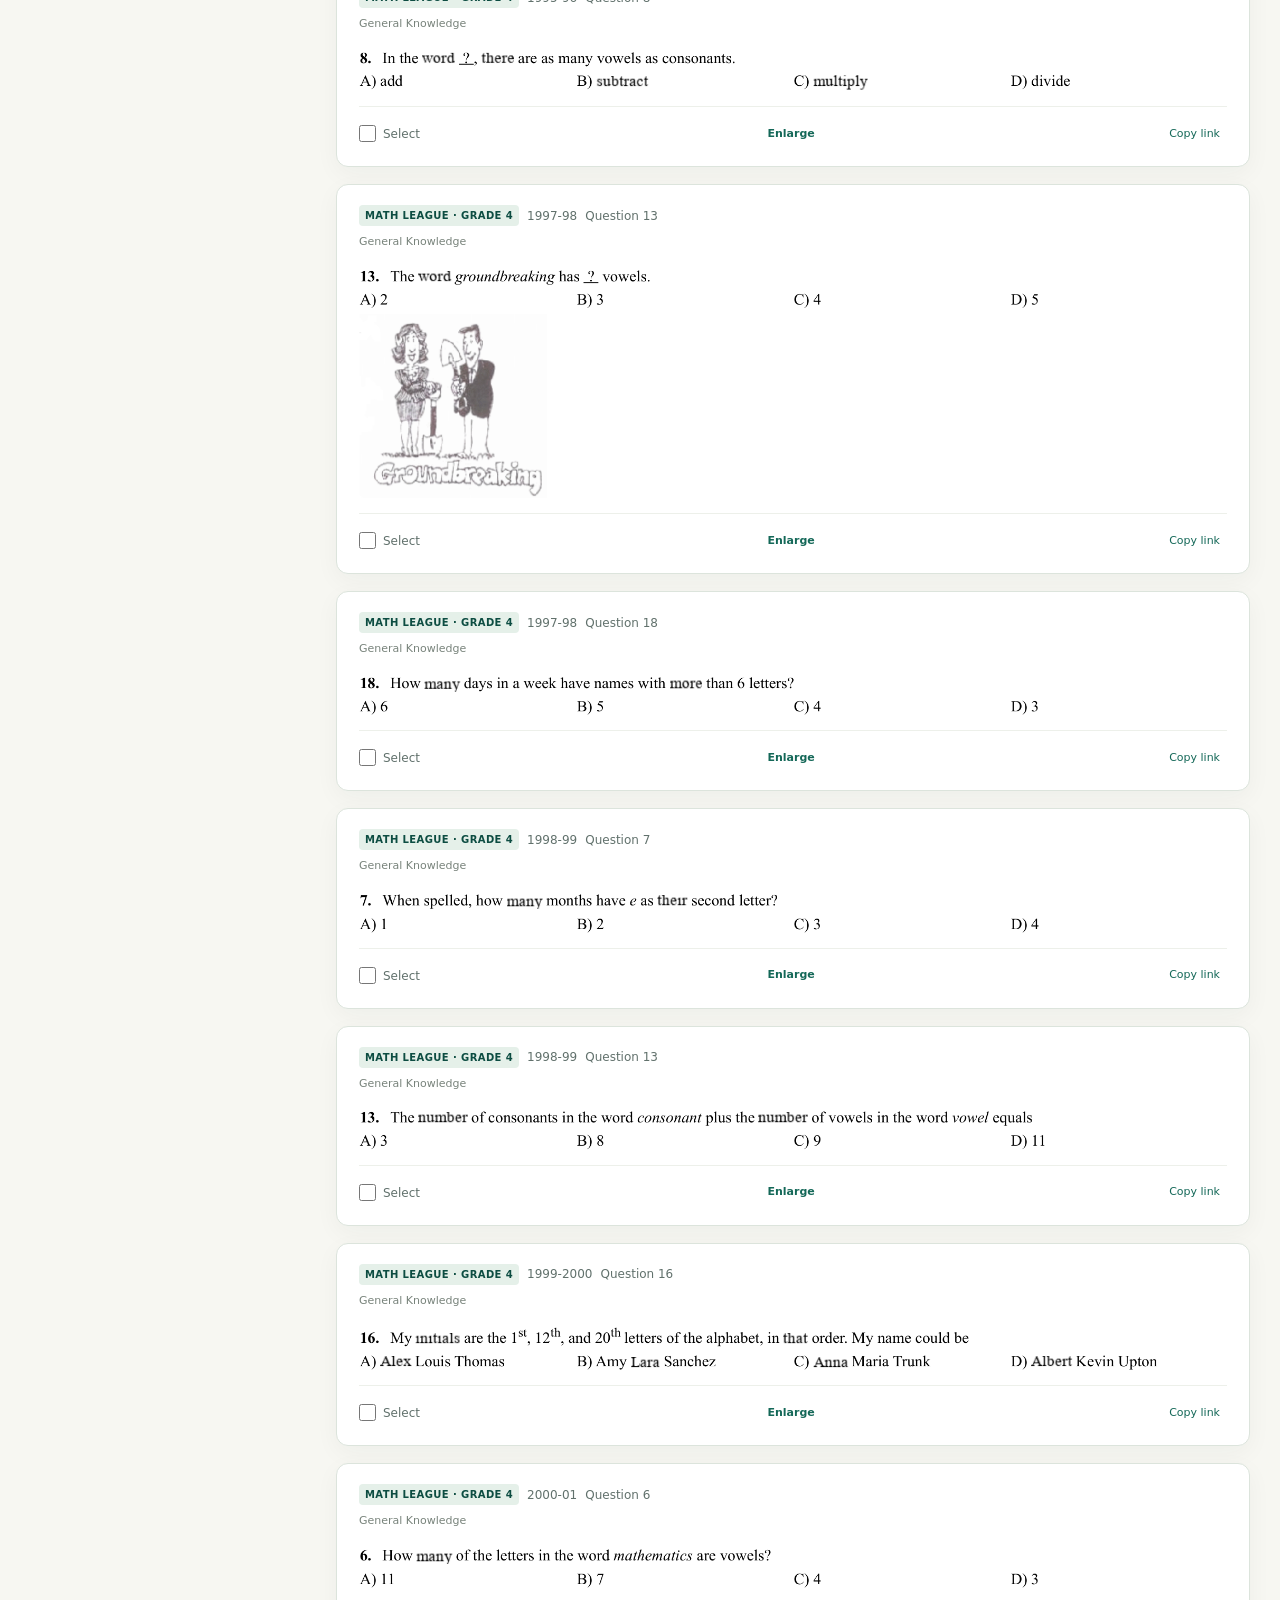
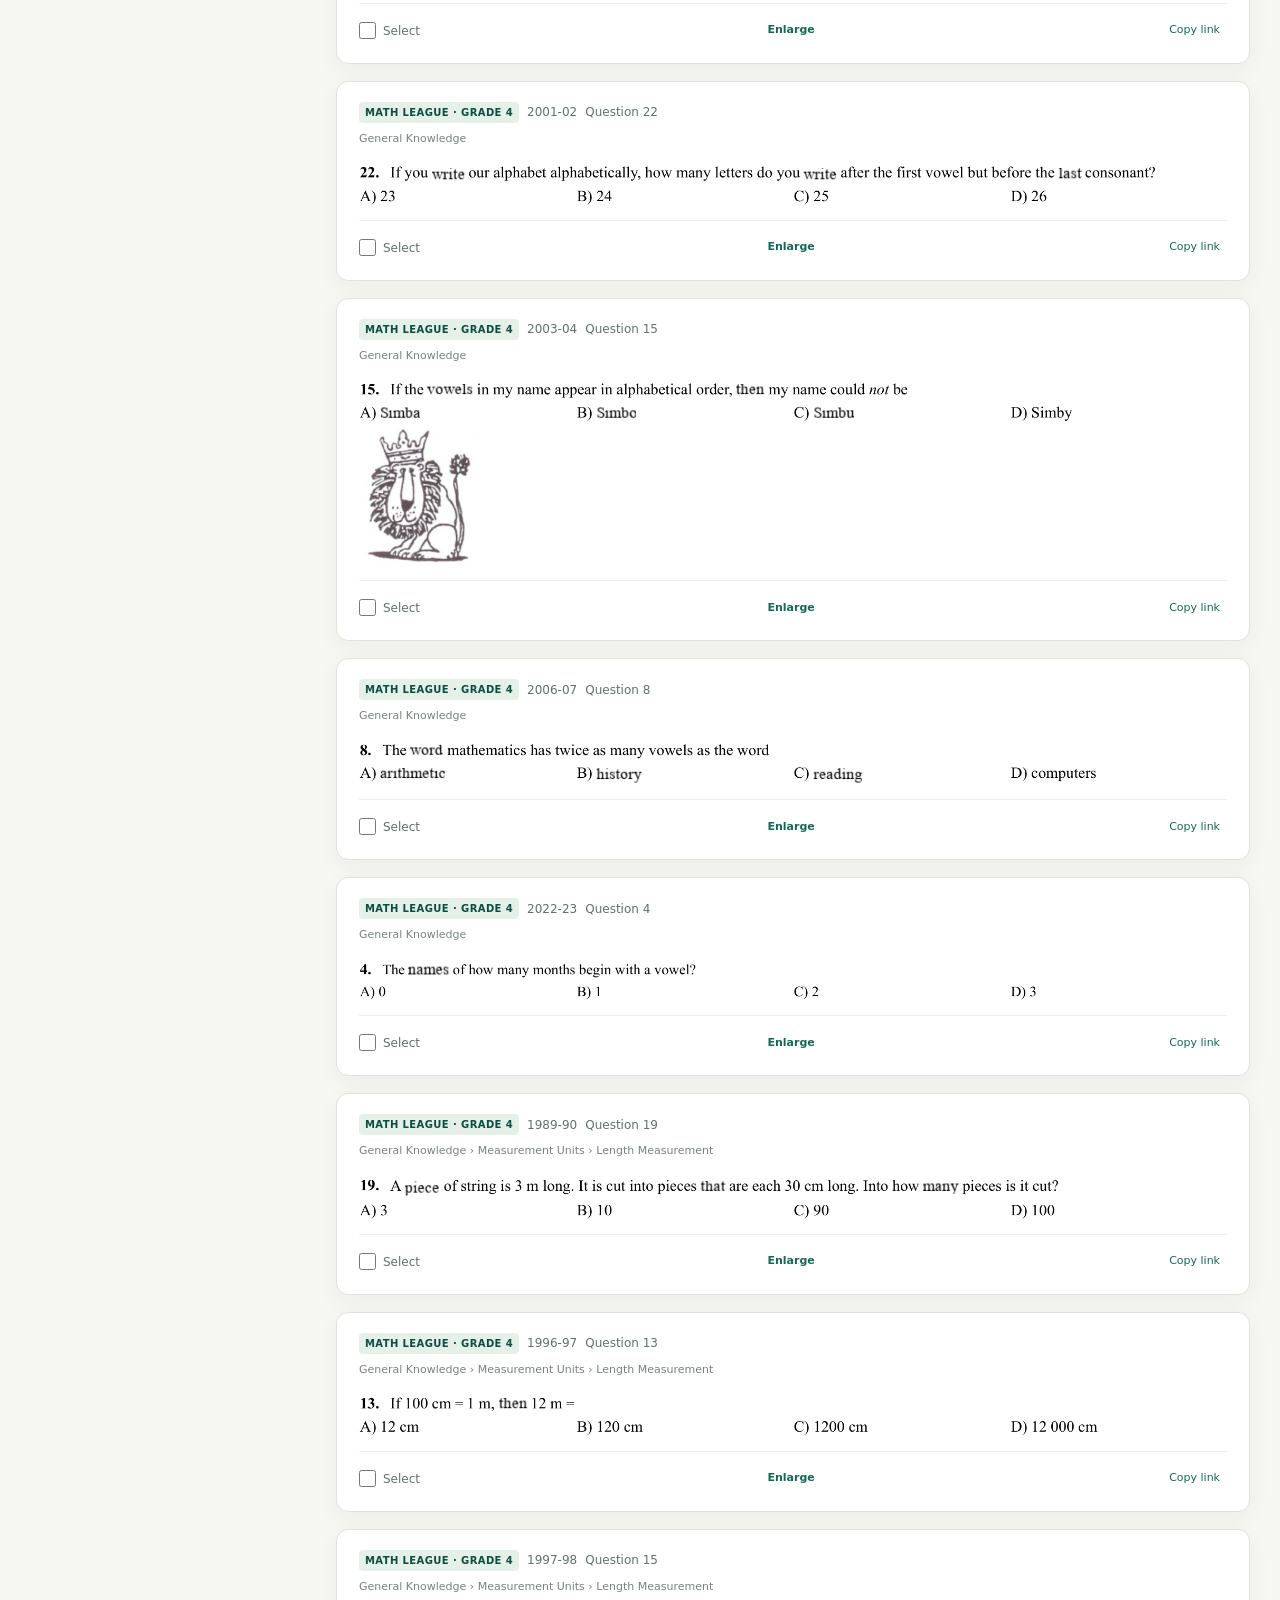
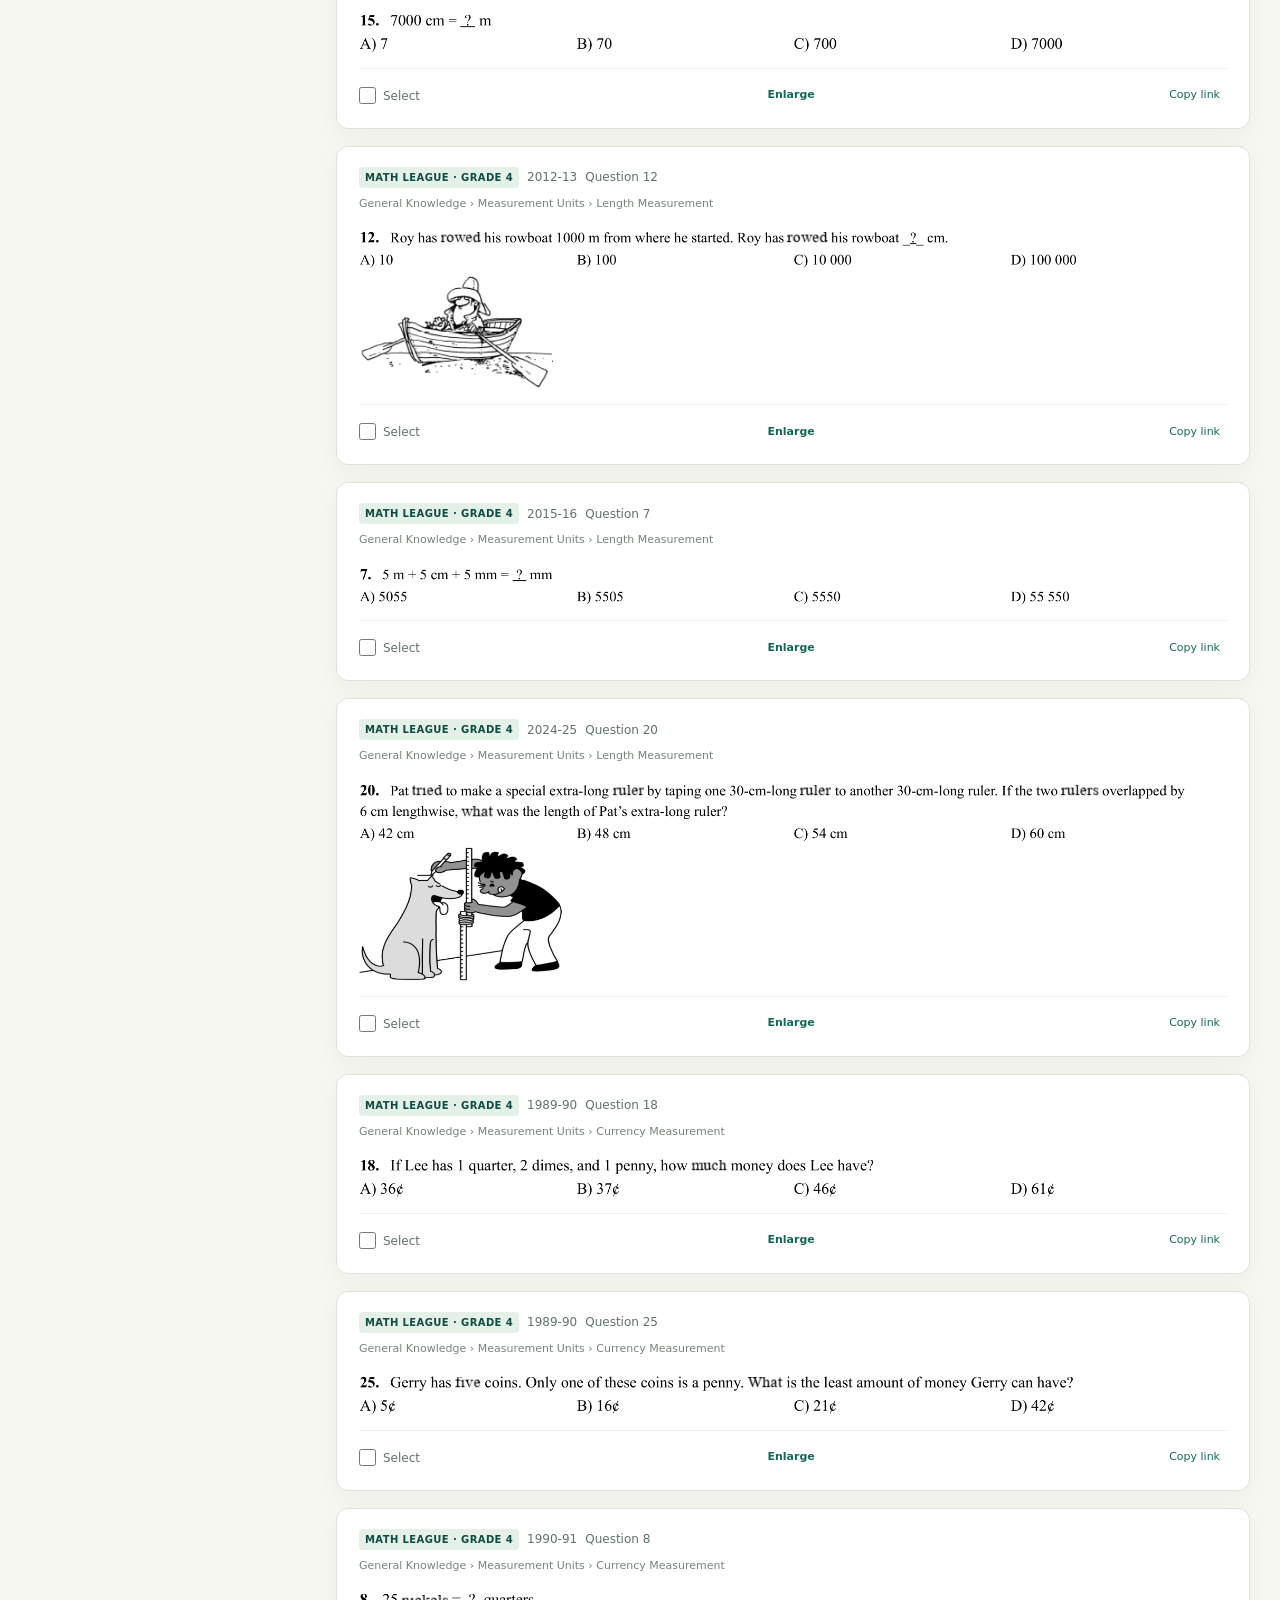
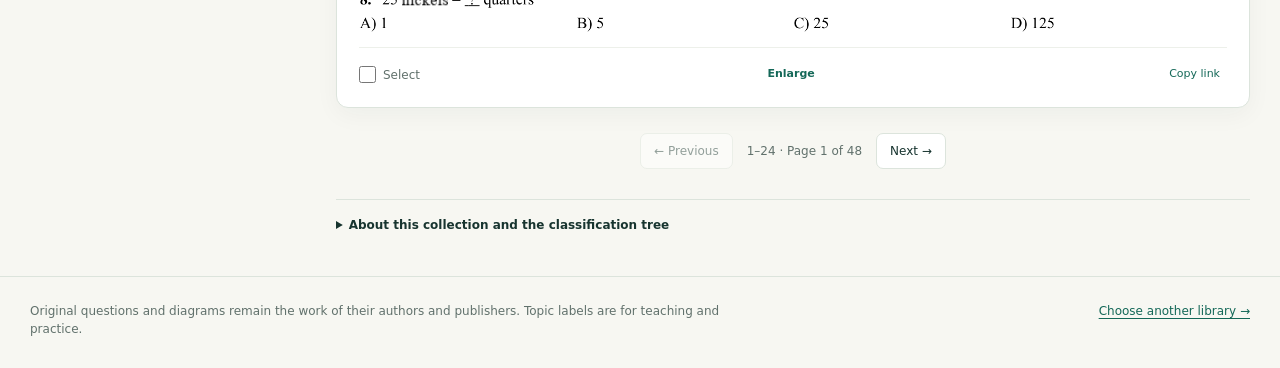
<file: math-league.html>
<!doctype html>
<html lang="en">
<head>
  <meta charset="utf-8">
  <meta name="viewport" content="width=device-width, initial-scale=1">
  <meta name="description" content="Browse classified Math League questions, choose a practice set, and print original questions and diagrams.">
  <title>Math League · Question Library</title>
  <link rel="stylesheet" href="assets/site.css">
  <script src="assets/data/catalog.js" defer></script>
  <script src="assets/app.js" defer></script>
</head>
<body data-library="mathleague">
  <a class="skip-link" href="#question-list">Skip to questions</a>
  <header class="site-header">
    <a class="brand" href="index.html"><span class="brand-mark" aria-hidden="true">∑</span> Question Library</a>
    <nav class="header-nav" aria-label="Libraries"><a href="math-league.html" aria-current="page">Math League</a><a href="amc8.html">AMC 8</a><a href="combined.html">Combined</a></nav>
  </header>
  <main class="library-main">
    <div class="library-intro">
      <div><p class="eyebrow">Grade 4 practice</p><h1>Math League</h1><p>Grade 4 · 1,140 questions · 38 contests</p></div>
      <span class="collection-tag">1988–89 to 2025–26</span>
    </div>
    <noscript><p class="noscript-warning">Please enable JavaScript to browse and filter this library. The question data is included with these files; no account or installation is required.</p></noscript>
    <div class="workspace">
      <aside class="topic-sidebar" aria-label="Question classifications">
        <details id="topic-panel" class="topic-panel" open>
          <summary class="topic-panel-heading">Topics</summary>
          <div class="topic-panel-content">
            <label class="sr-only" for="topic-search">Find a topic</label>
            <input type="search" id="topic-search" placeholder="Find a topic…" autocomplete="off">
            <div class="topic-tools"><button id="all-topics" type="button">All topics</button><button id="expand-topics" type="button">Expand</button><button id="collapse-topics" type="button">Collapse</button></div>
            <label class="checkbox-control"><input type="checkbox" id="include-children" checked> Include subtopics</label>
            <p id="tree-count-note" class="topic-help">Counts include the active filters. Choose a branch to see its questions and subtopics.</p>
            <nav id="topic-tree" class="topic-tree" aria-label="Topic tree"><p>Loading topics…</p></nav>
          </div>
        </details>
      </aside>
      <section class="question-content" aria-label="Browse questions">
        <div class="filter-panel">
          <label class="search-field" for="question-search"><span class="field-label">Search questions</span><input id="question-search" type="search" placeholder="Words, year, or question number…" autocomplete="off"></label>
          <div class="filter-row">
            <div class="filter-field"><label for="year-filter">Contest year</label><select id="year-filter"><option value="all">All years</option></select></div>
            <div id="source-filter-wrap" class="filter-field" hidden><label for="source-filter">Collection</label><select id="source-filter"><option value="all">Both collections</option><option value="mathleague">Math League</option><option value="amc8">AMC 8</option></select></div>
            <div class="filter-field"><label for="sort-order">Order</label><select id="sort-order"><option value="topic">Classification tree</option><option value="year-asc">Year · oldest first</option><option value="year-desc">Year · newest first</option></select></div>
            <div class="filter-field page-size-field"><label for="page-size">Per page</label><select id="page-size"><option value="12">12 questions</option><option value="24" selected>24 questions</option><option value="48">48 questions</option></select></div>
            <div class="reset-wrap"><button id="reset-filters" type="button" class="button-quiet">Reset filters</button></div>
          </div>
        </div>
        <div class="selection-bar">
          <div class="selection-group"><span id="selection-count" class="selection-count">0 selected</span><button id="select-filtered" type="button">Select filtered</button><button id="clear-selection" type="button" class="button-quiet">Clear</button></div>
          <div class="print-group"><button id="print-filtered" type="button" class="button-primary">Print filtered questions</button><button id="print-selected" type="button" disabled>Print selected (0)</button></div>
        </div>
        <div class="progress-line"><span id="print-status" role="status" aria-live="polite"></span><button id="cancel-print" class="button-small" type="button" hidden>Cancel</button></div>
        <div class="results-heading"><div><h2 id="active-topic">All topics</h2><p id="result-count" class="result-count" role="status" aria-live="polite">Loading questions…</p></div></div>
        <p class="mobile-image-note">Questions keep their original layout. Swipe sideways to view a full question.</p>
        <div id="question-list" class="question-list"><div class="loading-placeholder">Preparing the question library…</div></div>
        <nav id="pagination" class="pagination" aria-label="Question pages"><button id="prev-page" type="button" disabled>← Previous</button><span id="page-status">Page 1</span><button id="next-page" type="button" disabled>Next →</button></nav>
        <div id="app-status" class="app-status" role="status" aria-live="polite"></div>
        <details class="collection-notes"><summary>About this collection and the classification tree</summary><p>This collection contains 1,140 unique questions from the 38 Grade 4 contests in the supplied Math League binder. Repeated copies were removed. It does not include other grades or the complete online question bank.</p><p>Questions follow the saved Math League classification tree, with one primary teaching category per question. A question may also be useful for another topic. These are inferred teaching classifications, not official question tags.</p><p>Six categories marked <strong>[+]</strong> were added for the AMC 8 collection: Pythagorean Theorem and Right Triangles; Cylinders; Data Displays; Probability of a Single Event; Probability with Multiple Events or Draws; and Mode, Range, and Combined Data Summaries.</p><p>The original question images preserve notation, diagrams, and choices. Text search may miss words or mathematical symbols that were not recognized in the source. Answers and solutions are not included.</p><p>Selections are kept in this browser when available. Use the print buttons to include the complete filtered or selected set, even when it spans several screen pages.</p></details>
      </section>
    </div>
  </main>
  <footer class="site-footer"><p>Original questions and diagrams remain the work of their authors and publishers. Topic labels are for teaching and practice.</p><a href="index.html">Choose another library →</a></footer>
  <div id="print-area"></div>
</body>
</html>
</file>
<file: assets/site.css>
:root{--ink:#17342f;--text:#263f3a;--muted:#61716c;--paper:#f7f7f2;--white:#fff;--line:#dce4dc;--teal:#146858;--teal-dark:#0d4d42;--mint:#e5f0e9;--orange:#a65423;--orange-light:#fcf0e6;--navy:#253f59;--blue-light:#edf2f8;--radius:12px;--shadow:0 7px 24px rgba(26,51,43,.045)}
*{box-sizing:border-box}html{scroll-behavior:smooth}body{margin:0;background:var(--paper);color:var(--text);font-family:system-ui,-apple-system,BlinkMacSystemFont,"Segoe UI",sans-serif;font-size:15px;line-height:1.5}button,input,select{font:inherit}button,a,input,select,summary{touch-action:manipulation}button,a{ -webkit-tap-highlight-color:transparent}button{cursor:pointer}a{color:var(--teal);text-underline-offset:3px}button:disabled{cursor:default;opacity:.45}button,input,select{border-radius:7px}button{border:1px solid var(--line);background:white;color:var(--ink);padding:9px 13px;line-height:1.35;min-height:40px}button:hover:not(:disabled){background:#f1f5f0;border-color:#a7baae}button:focus-visible,a:focus-visible,input:focus-visible,select:focus-visible,summary:focus-visible{outline:3px solid #db9d47;outline-offset:3px}input[type=search],select{width:100%;min-height:43px;padding:10px 12px;color:var(--text);border:1px solid #cbd7cd;background:white}input[type=search]::placeholder{color:#87918c}input[type=checkbox]{accent-color:var(--teal);width:17px;height:17px;vertical-align:middle;margin:0 7px 1px 0}h1,h2,h3,p{margin-top:0}h1,h2,h3{color:var(--ink);line-height:1.2}h1{letter-spacing:-1.5px}h2{letter-spacing:-.5px}small{font-size:12px}.sr-only{position:absolute!important;width:1px;height:1px;padding:0;margin:-1px;overflow:hidden;clip:rect(0,0,0,0);white-space:nowrap;border:0}[hidden]{display:none!important}.skip-link{position:absolute;top:-80px;left:20px;z-index:20;padding:10px 16px;background:var(--ink);color:white}.skip-link:focus{top:10px}.site-header{height:78px;border-bottom:1px solid var(--line);background:rgba(255,255,255,.9);display:flex;align-items:center;justify-content:space-between;gap:24px;padding:0 max(30px,calc((100vw - 1320px)/2));}.brand{display:inline-flex;align-items:center;gap:11px;color:var(--ink);font-size:16px;font-weight:750;letter-spacing:-.4px;text-decoration:none;white-space:nowrap}.brand-mark{display:grid;place-items:center;width:33px;height:33px;background:var(--teal);color:white;border-radius:8px;font:700 24px Georgia,serif}.header-nav{display:flex;align-items:center;gap:5px}.header-nav a{padding:9px 13px;border-radius:7px;text-decoration:none;font-size:13px;font-weight:600;color:var(--muted)}.header-nav a:hover{background:#f0f4ee;color:var(--teal)}.header-nav a[aria-current=page]{background:var(--mint);color:var(--teal-dark)}.site-footer{max-width:1320px;margin:42px auto 0;padding:25px 30px 30px;border-top:1px solid var(--line);display:flex;justify-content:space-between;gap:20px;color:var(--muted);font-size:12px}.site-footer p{margin:0;max-width:730px}.site-footer a{white-space:nowrap}.eyebrow{font-size:11px;font-weight:750;letter-spacing:1.8px;text-transform:uppercase;color:var(--teal);margin-bottom:16px}.button-primary{background:var(--teal);border-color:var(--teal);color:white;font-weight:650}.button-primary:hover:not(:disabled){background:var(--teal-dark);border-color:var(--teal-dark);color:white}.button-quiet{border-color:transparent;background:transparent;color:var(--muted)}.button-small{font-size:12px;padding:6px 9px;min-height:32px}.home-main{max-width:1320px;margin:auto;padding:56px 30px 0}.home-hero{display:grid;grid-template-columns:minmax(0,1fr) 280px;gap:60px;align-items:center;margin-bottom:48px}.home-hero h1{font-size:clamp(34px,4.5vw,55px);font-weight:700;line-height:1.08;max-width:720px;margin-bottom:20px}.home-hero .lede{font-size:17px;line-height:1.65;color:var(--muted);max-width:650px;margin-bottom:0}.hero-figure{width:254px;height:202px;position:relative;justify-self:end}.hero-figure svg{width:100%;height:100%}.catalog-overline{display:flex;justify-content:space-between;gap:20px;align-items:center;margin:0 0 18px}.catalog-overline h2{font-size:21px;margin:0}.catalog-overline span{font-size:13px;color:var(--muted)}.portal-grid{display:grid;grid-template-columns:repeat(3,minmax(0,1fr));gap:20px}.portal{position:relative;display:flex;flex-direction:column;background:white;border:1px solid var(--line);border-top:4px solid var(--teal);border-radius:var(--radius);padding:27px 27px 24px;text-decoration:none;color:var(--text);box-shadow:var(--shadow);transition:transform .15s,box-shadow .15s}.portal:hover{transform:translateY(-3px);box-shadow:0 12px 28px rgba(26,51,43,.09)}.portal.amc{border-top-color:var(--orange)}.portal.combined{border-top-color:var(--navy)}.portal-kicker{font-size:11px;text-transform:uppercase;font-weight:750;letter-spacing:1.1px;color:var(--teal);margin-bottom:24px}.portal.amc .portal-kicker{color:var(--orange)}.portal.combined .portal-kicker{color:var(--navy)}.portal h3{font-size:29px;margin-bottom:8px;letter-spacing:-.8px}.portal-subtitle{color:var(--muted);font-size:14px;margin-bottom:26px}.portal-stat{font-size:34px;letter-spacing:-1px;color:var(--ink);font-weight:650;line-height:1.1}.portal-stat span{display:block;font-size:12px;letter-spacing:0;font-weight:500;color:var(--muted);margin-top:5px}.portal-description{font-size:14px;line-height:1.65;color:var(--muted);margin:22px 0 26px;flex:1}.portal-link{display:flex;justify-content:space-between;align-items:center;font-weight:700;color:var(--teal);font-size:14px;border-top:1px solid var(--line);padding-top:17px}.portal.amc .portal-link{color:var(--orange)}.portal.combined .portal-link{color:var(--navy)}.portal-link span:last-child{font-size:23px;font-weight:400;line-height:1}.study-guide{margin-top:37px;display:grid;grid-template-columns:1.2fr 1fr 1fr 1fr;gap:22px;padding:26px 0 8px}.study-guide h2{font-size:20px;max-width:220px;margin:0}.study-step{display:flex;gap:11px;font-size:13px;color:var(--muted)}.step-number{font-size:12px;min-width:23px;height:23px;border:1px solid #c5d3c6;border-radius:50%;display:grid;place-items:center;color:var(--teal);font-weight:650;margin-top:1px}.study-step b{display:block;color:var(--ink);margin-bottom:5px}.study-step p{margin:0}.home-note{font-size:12px;line-height:1.6;color:var(--muted);margin:25px 0 0;max-width:900px}.library-main{max-width:1380px;margin:auto;padding:30px 30px 0}.library-intro{display:flex;justify-content:space-between;gap:24px;align-items:center;margin-bottom:27px}.library-intro .eyebrow{margin-bottom:8px}.library-intro h1{font-size:34px;margin-bottom:7px;letter-spacing:-.9px}.library-intro p:last-child{font-size:14px;color:var(--muted);margin-bottom:0}.library-intro .collection-tag{border:1px solid var(--line);background:white;padding:8px 13px;font-size:12px;border-radius:30px;color:var(--muted);white-space:nowrap}.workspace{display:grid;grid-template-columns:280px minmax(0,1fr);gap:26px;align-items:start}.topic-sidebar{position:sticky;top:18px}.topic-panel{background:white;border:1px solid var(--line);border-radius:var(--radius);box-shadow:var(--shadow)}.topic-panel-heading{font-size:17px;font-weight:700;color:var(--ink);padding:18px 18px 12px;list-style:none;cursor:pointer}.topic-panel-heading::-webkit-details-marker{display:none}.topic-panel-content{padding:0 14px 15px}.topic-panel input[type=search]{min-height:38px;font-size:13px;padding:8px 10px}.topic-tools{display:flex;gap:3px;align-items:center;margin-top:9px;margin-bottom:8px;flex-wrap:wrap}.topic-tools button{font-size:11px;padding:5px 6px;min-height:29px;border:0;background:transparent;color:var(--teal)}.topic-tools button:hover{background:var(--mint)}.topic-tools button:first-child{font-weight:700;margin-right:auto}.checkbox-control{display:flex;align-items:center;gap:1px;font-size:12px;color:var(--muted);padding:6px 4px 13px}.topic-help{font-size:11px;color:var(--muted);line-height:1.5;margin:2px 4px 11px}.topic-tree{max-height:calc(100vh - 325px);overflow:auto;padding:7px 0 3px;border-top:1px solid var(--line);scrollbar-width:thin;scrollbar-color:#c5d1c6 transparent;font-size:12px}.topic-tree ul{list-style:none;padding-left:11px;margin:3px 0;border-left:1px solid #e7ece5}.topic-tree>ul{padding-left:0;border:0}.topic-tree li{margin:2px 0}.topic-node{margin:2px 0}.topic-node>summary{display:flex;align-items:start;list-style:none;cursor:pointer;padding:1px 0;color:#50635c}.topic-node>summary::-webkit-details-marker{display:none}.topic-node>summary::before{content:'›';font-size:16px;width:12px;flex-shrink:0;margin:3px 0 0;font-weight:600;line-height:1.1}.topic-node[open]>summary::before{transform:rotate(90deg)}.topic-button,.topic-select{border:0!important;background:transparent!important;text-align:left;padding:5px 7px;min-height:29px;flex:1;font-size:12px;font-weight:500;border-radius:5px;line-height:1.35;display:flex;align-items:baseline;justify-content:space-between;gap:7px;color:var(--text)}.topic-button:hover,.topic-select:hover{background:#f0f5ee!important}.topic-button[aria-current=page],.topic-select[aria-current=page],.topic-button.active,.topic-select.active{background:var(--mint)!important;color:var(--teal-dark);font-weight:700}.topic-count,.topic-button .count,.topic-select .count{font-size:10px;font-weight:600;color:#708176;white-space:nowrap;margin-left:auto}.topic-leaf{padding-left:12px}.topic-addition{display:inline;font-size:10px;color:var(--orange)}.filter-panel{border:1px solid var(--line);background:white;border-radius:var(--radius);padding:18px 19px 16px;margin-bottom:14px;box-shadow:var(--shadow)}.search-field{display:block;margin-bottom:13px}.field-label,.filter-field>label{display:block;font-size:11px;color:var(--muted);font-weight:650;margin-bottom:6px;letter-spacing:.2px}.filter-row{display:flex;align-items:end;gap:12px;flex-wrap:wrap}.filter-field{flex:1;min-width:120px}.filter-field select{font-size:13px;padding:9px 10px;min-height:40px}.filter-field.page-size-field{flex:0 1 115px;min-width:100px}.reset-wrap{padding-bottom:1px}.reset-wrap button{font-size:12px;min-height:39px;padding-left:8px;padding-right:8px}.selection-bar{display:flex;justify-content:space-between;align-items:center;gap:12px;flex-wrap:wrap;margin:15px 0 20px}.selection-group,.print-group{display:flex;gap:7px;align-items:center;flex-wrap:wrap}.selection-group{font-size:12px;color:var(--muted)}.selection-count{font-weight:650;color:var(--ink);margin-right:2px}.selection-group button{font-size:11px;padding:6px 8px;min-height:32px}.print-group button{font-size:12px;font-weight:650;min-height:37px}.progress-line{display:flex;align-items:center;gap:10px;font-size:13px;margin-bottom:12px;color:var(--teal)}.progress-line:has(#print-status:empty):has(#cancel-print[hidden]){display:none}.results-heading{display:flex;justify-content:space-between;gap:20px;align-items:end;margin:0 1px 14px}.results-heading h2{font-size:19px;letter-spacing:-.3px;margin:0 0 5px}.results-heading p{margin:0;font-size:12px;color:var(--muted)}.result-count{font-variant-numeric:tabular-nums}.mobile-image-note{display:none;font-size:11px;color:var(--muted);margin:0 1px 12px}.question-list{display:grid;gap:17px}.question-card{border:1px solid var(--line);border-radius:var(--radius);background:white;box-shadow:var(--shadow);padding:20px 22px 17px;scroll-margin-top:20px;overflow:hidden}.question-card:target{border-color:var(--teal);box-shadow:0 0 0 2px var(--mint)}.question-heading{display:flex;justify-content:space-between;align-items:center;gap:16px;margin-bottom:7px}.question-heading h3{font-size:16px;letter-spacing:-.1px;margin:0}.question-meta{font-size:12px;color:var(--muted);display:flex;gap:8px;align-items:center;flex-wrap:wrap}.question-meta .badge,.source-badge{display:inline-flex;align-items:center;font-size:10px;font-weight:700;text-transform:uppercase;letter-spacing:.4px;padding:3px 6px;background:var(--mint);color:var(--teal-dark);border-radius:4px}.source-amc8,.badge.amc8{color:var(--orange)!important;background:var(--orange-light)!important}.question-topic,.topic-path{font-size:11px;color:#78837b;line-height:1.5;margin:8px 0 14px;overflow-wrap:anywhere}.question-image-wrap{overflow-x:auto;overflow-y:hidden;scrollbar-width:thin;scrollbar-color:#c7d4cb white;min-height:30px;position:relative}.question-image{width:100%;min-width:620px;height:auto;display:block;max-width:none}.question-actions{display:flex;justify-content:space-between;align-items:center;gap:12px;border-top:1px solid #edf0ea;padding-top:12px;margin-top:13px;font-size:12px;color:var(--muted)}.question-actions label{cursor:pointer;display:flex;align-items:center;font-size:12px}.question-actions button{font-size:11px;border:0;min-height:30px;padding:6px 7px;background:transparent;color:var(--teal)}.question-actions button:hover{background:var(--mint)}.question-actions input{flex-shrink:0}.image-status{font-size:12px;color:var(--muted);padding:20px 0}.question-card.selected{border-color:#95b8a4}.empty-state,.error-state{padding:45px 24px;border:1px dashed #b8c9bc;border-radius:var(--radius);text-align:center;color:var(--muted);background:#fafcf8}.empty-state h3,.error-state h3{font-size:18px;margin-bottom:10px}.empty-state p,.error-state p{max-width:450px;margin:0 auto 14px}.pagination{display:flex;gap:14px;justify-content:center;align-items:center;margin:25px 0 0;font-size:12px;color:var(--muted)}.pagination button{font-size:12px;min-height:35px}.pagination #page-status{font-variant-numeric:tabular-nums;min-width:100px;text-align:center}.app-status{font-size:12px;color:var(--teal);margin-top:12px;min-height:18px}.app-status:empty{display:none}.collection-notes{margin-top:30px;color:var(--muted);font-size:12px;border-top:1px solid var(--line);padding-top:16px}.collection-notes summary{cursor:pointer;font-size:12px;font-weight:650;color:var(--ink)}.collection-notes p{margin:12px 0 0;line-height:1.65}.collection-notes ul{padding-left:20px;margin:10px 0}.collection-notes li{margin:4px 0}.noscript-warning{background:#fff2d7;color:#694e12;border:1px solid #e3cc97;padding:15px;border-radius:8px;margin-bottom:18px;font-size:14px}#print-area{display:none}.loading-placeholder{padding:34px 24px;color:var(--muted);font-size:14px;background:white;border:1px solid var(--line);border-radius:var(--radius)}
@media(prefers-reduced-motion:reduce){html{scroll-behavior:auto}.portal{transition:none}}

@media(max-width:1050px){.workspace{grid-template-columns:245px minmax(0,1fr);gap:18px}.library-main{padding-left:22px;padding-right:22px}.site-header{padding:0 22px}.filter-field{min-width:110px}.portal{padding:24px 22px}.study-guide{grid-template-columns:1fr 1fr 1fr}.study-guide h2{grid-column:1/-1;max-width:none}}
@media(max-width:860px){.home-hero{grid-template-columns:1fr;gap:0}.hero-figure{display:none}.portal-grid{gap:13px}.portal h3{font-size:25px}.portal{padding:23px 18px}.portal-description{font-size:13px}.workspace{grid-template-columns:1fr}.topic-sidebar{position:static}.topic-panel-heading{pointer-events:auto;cursor:pointer;padding:14px 17px;display:flex;justify-content:space-between;font-size:15px}.topic-panel-heading::after{content:'Show / hide';font-size:11px;color:var(--muted);font-weight:500;margin-top:3px}.topic-panel-content{padding:0 16px 16px}.topic-tree{max-height:320px}.topic-help{margin-bottom:8px}.library-intro{margin-bottom:20px}.library-intro h1{font-size:30px}.library-main{padding-top:24px}.site-header{height:auto;min-height:72px;flex-wrap:wrap;gap:8px;padding-top:15px;padding-bottom:13px}.header-nav{gap:1px}.header-nav a{font-size:12px;padding:7px 9px}.question-image{min-width:600px}.filter-row{gap:10px}.filter-field{min-width:125px}.topic-panel-heading:focus-visible{outline-offset:-4px}}
@media(max-width:600px){body{font-size:14px}.home-main{padding:36px 19px 0}.home-hero{margin-bottom:31px}.home-hero h1{font-size:37px;letter-spacing:-1.2px}.home-hero .lede{font-size:15px}.catalog-overline h2{font-size:18px}.catalog-overline span{font-size:11px}.portal-grid{grid-template-columns:1fr;gap:15px}.portal{padding:21px 22px}.portal-kicker{margin-bottom:16px}.portal h3{font-size:28px}.portal-subtitle{margin-bottom:18px}.portal-stat{font-size:30px}.portal-description{margin:17px 0;font-size:14px}.study-guide{grid-template-columns:1fr;gap:18px;margin-top:29px}.study-guide h2{font-size:20px}.home-note{margin-top:20px}.site-header{padding:15px 18px 12px}.brand{font-size:15px}.brand-mark{width:29px;height:29px;font-size:21px}.header-nav{width:100%;margin-left:0;padding-left:34px;flex-wrap:wrap}.header-nav a{font-size:11px;padding:6px 8px}.library-main{padding:23px 15px 0}.library-intro{display:block}.library-intro .collection-tag{display:none}.library-intro h1{font-size:31px}.library-intro p:last-child{font-size:13px}.library-intro .eyebrow{font-size:10px}.filter-panel{padding:15px}.filter-field{flex-basis:calc(50% - 6px);min-width:0}.filter-field.page-size-field{flex:1 1 calc(50% - 6px)}.reset-wrap{flex:1 1 calc(50% - 6px)}.reset-wrap button{width:100%;text-align:left}.selection-bar{align-items:start;gap:12px;margin-bottom:18px}.print-group{width:100%;display:grid;grid-template-columns:1fr 1fr}.print-group button{padding:9px 7px;font-size:11px}.question-card{padding:16px 13px 13px;border-radius:9px}.question-heading{align-items:start;gap:8px}.question-heading h3{font-size:15px}.question-meta{font-size:11px}.question-image{min-width:590px}.question-topic,.topic-path{font-size:10px}.question-actions{font-size:11px}.question-actions label{font-size:11px}.mobile-image-note{display:block}.results-heading h2{font-size:18px}.results-heading p{font-size:11px}.site-footer{margin-top:30px;padding:20px 19px 25px;display:block;font-size:11px}.site-footer a{display:inline-block;margin-top:10px}.pagination{gap:9px}.pagination button{padding:8px 11px}.collection-notes{font-size:11px}.selection-count{margin-right:0}}
@page{size:letter;margin:.4in}
@media print{html,body{background:white!important;color:#111!important;font-size:9pt;margin:0!important;padding:0!important}a{color:inherit;text-decoration:none}.site-header,.site-footer,.library-intro,.topic-sidebar,.filter-panel,.selection-bar,.progress-line,.results-heading,.mobile-image-note,.pagination,.app-status,.collection-notes,.question-actions,.skip-link,.noscript-warning{display:none!important}.library-main,.workspace,.question-content,.question-list{display:block!important;max-width:none!important;width:auto!important;margin:0!important;padding:0!important}.question-card,.print-question{box-shadow:none!important;border:0!important;border-bottom:.3pt solid #ddd!important;border-radius:0!important;padding:0 0 8pt!important;margin:0 0 8pt!important;break-inside:avoid!important;page-break-inside:avoid!important;overflow:visible!important}.question-heading{margin:0 0 4pt!important}.question-heading h3{font-size:9pt!important}.question-meta{font-size:7pt!important}.source-badge,.question-meta .badge{background:none!important;color:#333!important;border:0;padding:0;font-size:7pt!important}.question-topic,.topic-path{font-size:6.5pt!important;line-height:1.3;margin:0 0 5pt!important}.question-image-wrap{overflow:visible!important;min-height:0!important}.question-image,.print-question img{display:block;width:100%!important;min-width:0!important;max-width:100%!important;height:auto!important;max-height:8.6in;object-fit:contain;object-position:left top}.print-heading{font-size:15pt;line-height:1.2;margin:0 0 6pt}.print-subtitle{font-size:8pt;margin:0 0 14pt;color:#444}.print-question h2,.print-question h3{font-size:9pt;margin:0 0 4pt}.print-question p{font-size:7pt;margin:0 0 5pt}.print-topic-heading{font-size:10pt!important;border-bottom:.5pt solid #777;padding:0 0 4pt;margin:10pt 0 8pt;break-after:avoid}.print-note{font-size:7pt;margin:0 0 10pt;color:#444}body.print-prepared>:not(#print-area){display:none!important}body.print-prepared>#print-area{display:block!important}#print-area{width:100%;margin:0;padding:0}.home-main{display:block}.portal-grid{display:block}.portal{break-inside:avoid;box-shadow:none;margin:0 0 12pt}.hero-figure,.study-guide{display:none!important}}
.image-dialog{width:min(95vw,1200px);max-width:95vw;max-height:92vh;padding:0;border:1px solid #cbd8cf;border-radius:13px;box-shadow:0 30px 90px #0e241f66;color:var(--text);background:#fff}.image-dialog::backdrop{background:rgba(14,34,29,.7)}.image-dialog-header{display:flex;justify-content:space-between;align-items:center;gap:20px;padding:17px 20px;border-bottom:1px solid var(--line)}.image-dialog-header h2{font-size:17px;margin:0;letter-spacing:-.3px}.image-dialog-header button{min-height:33px;padding:7px 12px;font-size:12px}.image-dialog-tools{display:flex;justify-content:center;gap:13px;align-items:center;padding:8px 15px;background:#f6f8f4;border-bottom:1px solid var(--line);font-size:12px}.image-dialog-tools button{min-height:30px;padding:5px 12px;min-width:35px}.image-dialog-tools output{min-width:42px;text-align:center;font-variant-numeric:tabular-nums;color:var(--muted)}.image-dialog-body{max-height:calc(92vh - 125px);overflow:auto;padding:22px;background:white}.image-dialog-body img{display:block;max-width:none!important;height:auto;object-fit:contain}.question-actions .enlarge-question{font-weight:650}.question-card .card-tools{display:flex;gap:4px;flex-wrap:wrap;justify-content:end}.topic-panel-content .topic-tree>.empty-state{padding:16px 7px;font-size:12px}.image-loading{color:var(--muted);font-size:12px;padding:20px 0}.image-error{font-size:12px;color:#845128;padding:15px;background:#fff7e9;border-radius:7px}.print-progress{font-variant-numeric:tabular-nums}
@media(max-width:600px){.image-dialog{width:97vw;max-width:97vw;max-height:95vh;border-radius:9px}.image-dialog-header{padding:13px 14px;gap:10px}.image-dialog-header h2{font-size:14px}.image-dialog-body{padding:15px;max-height:calc(95vh - 120px)}.question-actions{align-items:flex-start;gap:8px}.question-actions .card-tools{gap:0}.question-actions button{font-size:10px;padding:6px 5px}}
@media print{.image-dialog{display:none!important}}
.question-heading>.question-actions{border:0;margin:0;padding:0;flex-shrink:0;gap:8px}.copy-link-field{min-width:0;max-width:240px;width:100%;font-size:11px;padding:7px;border:1px solid var(--line);border-radius:5px}.topic-label{min-width:0;overflow-wrap:anywhere}.empty-tree{padding:12px 5px;font-size:12px;color:var(--muted)}.added-topic{color:var(--orange);font-size:10px}
@media(max-width:600px){.question-heading{flex-direction:column;align-items:stretch;gap:9px}.question-heading>.question-actions{width:100%;justify-content:flex-start;gap:12px;flex-wrap:wrap}.question-heading>.question-actions .enlarge-question{margin-left:auto}.question-meta{gap:7px}.question-actions label{min-height:30px}.copy-link-field{max-width:100%;flex-basis:100%}.question-image-wrap{border-top:1px solid #f2f4ee;padding-top:2px}}
@media print{.print-heading{margin:0 0 13pt!important;font-size:9pt}.print-heading h1{font-size:15pt!important;letter-spacing:-.2pt;line-height:1.2;margin:0 0 4pt!important}.print-heading p{font-size:8pt!important;margin:0!important;line-height:1.35}.question-heading>.question-actions{display:none!important}.question-image-wrap{border:0!important;padding:0!important}}
.question-actions{flex-wrap:wrap}.question-actions>.copy-link-field{flex-basis:100%;max-width:100%}
@media print{.print-heading{break-after:avoid;page-break-after:avoid}}
</file>
